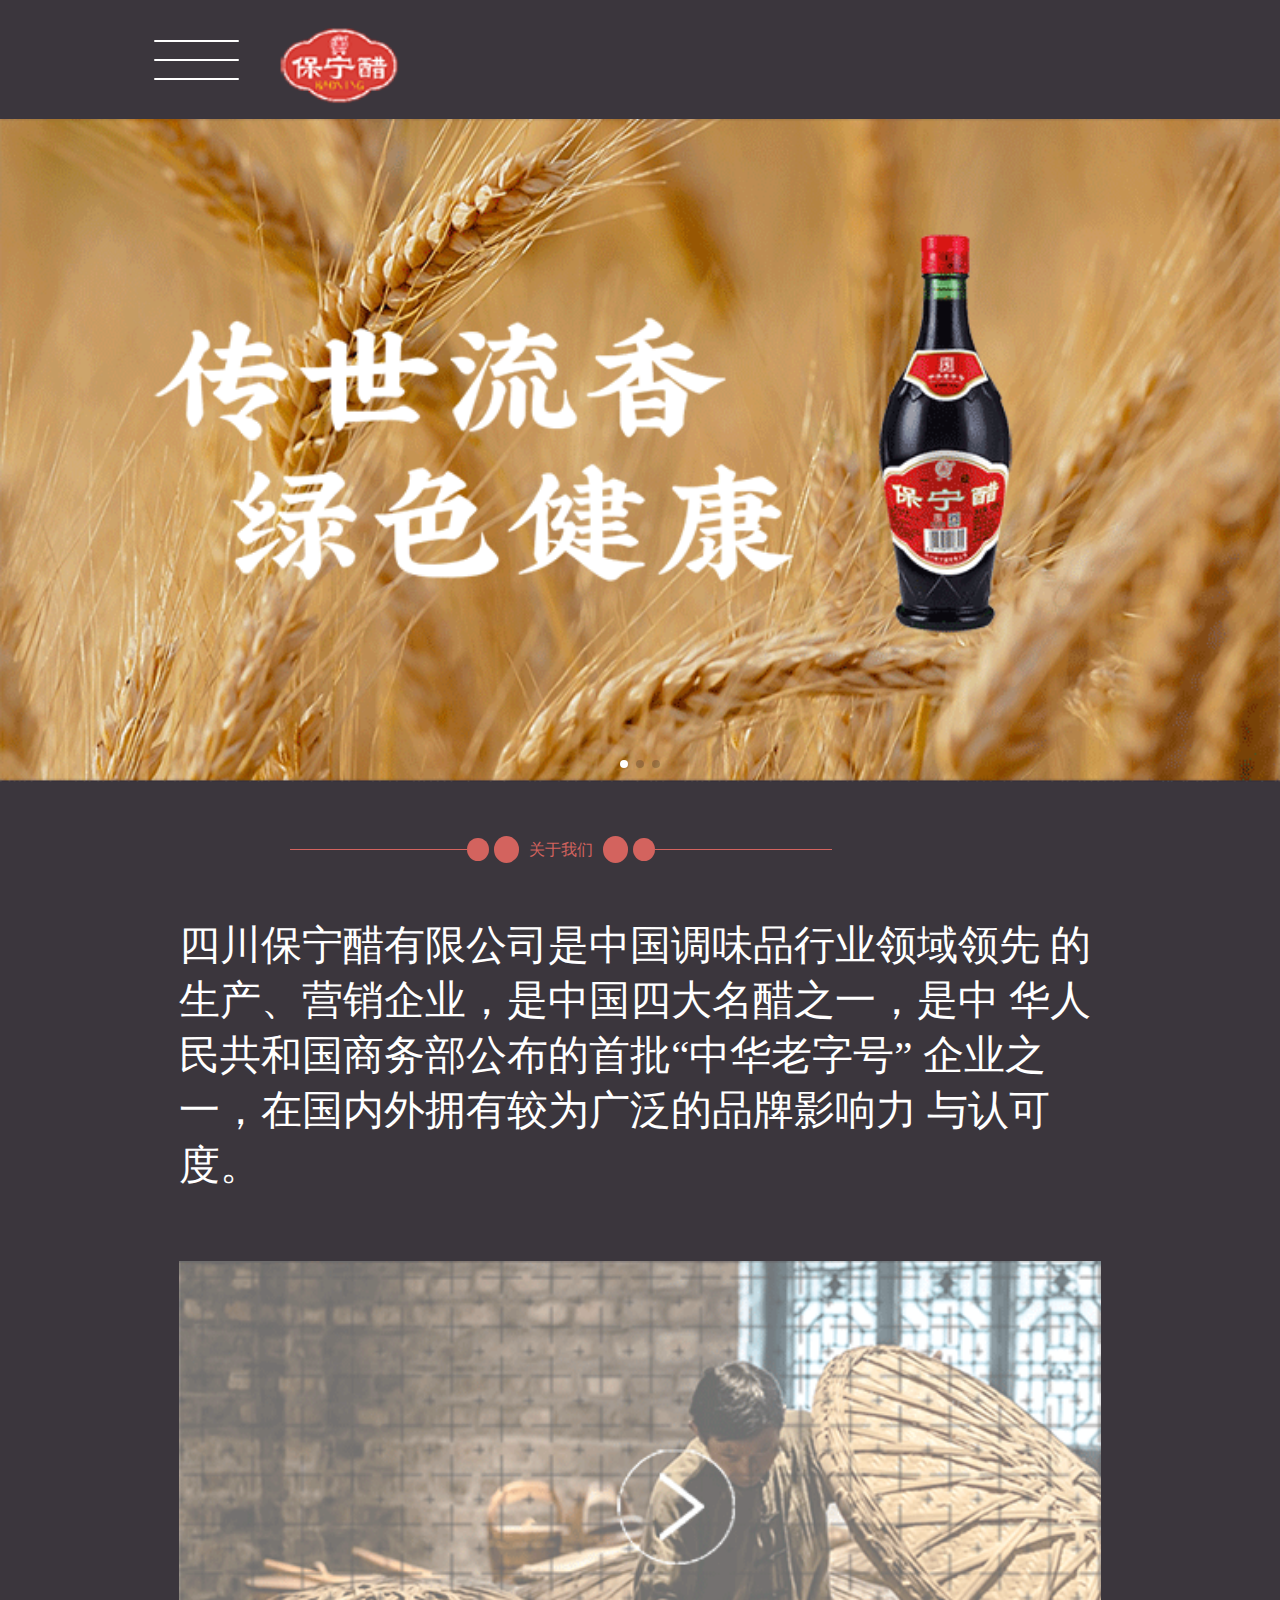
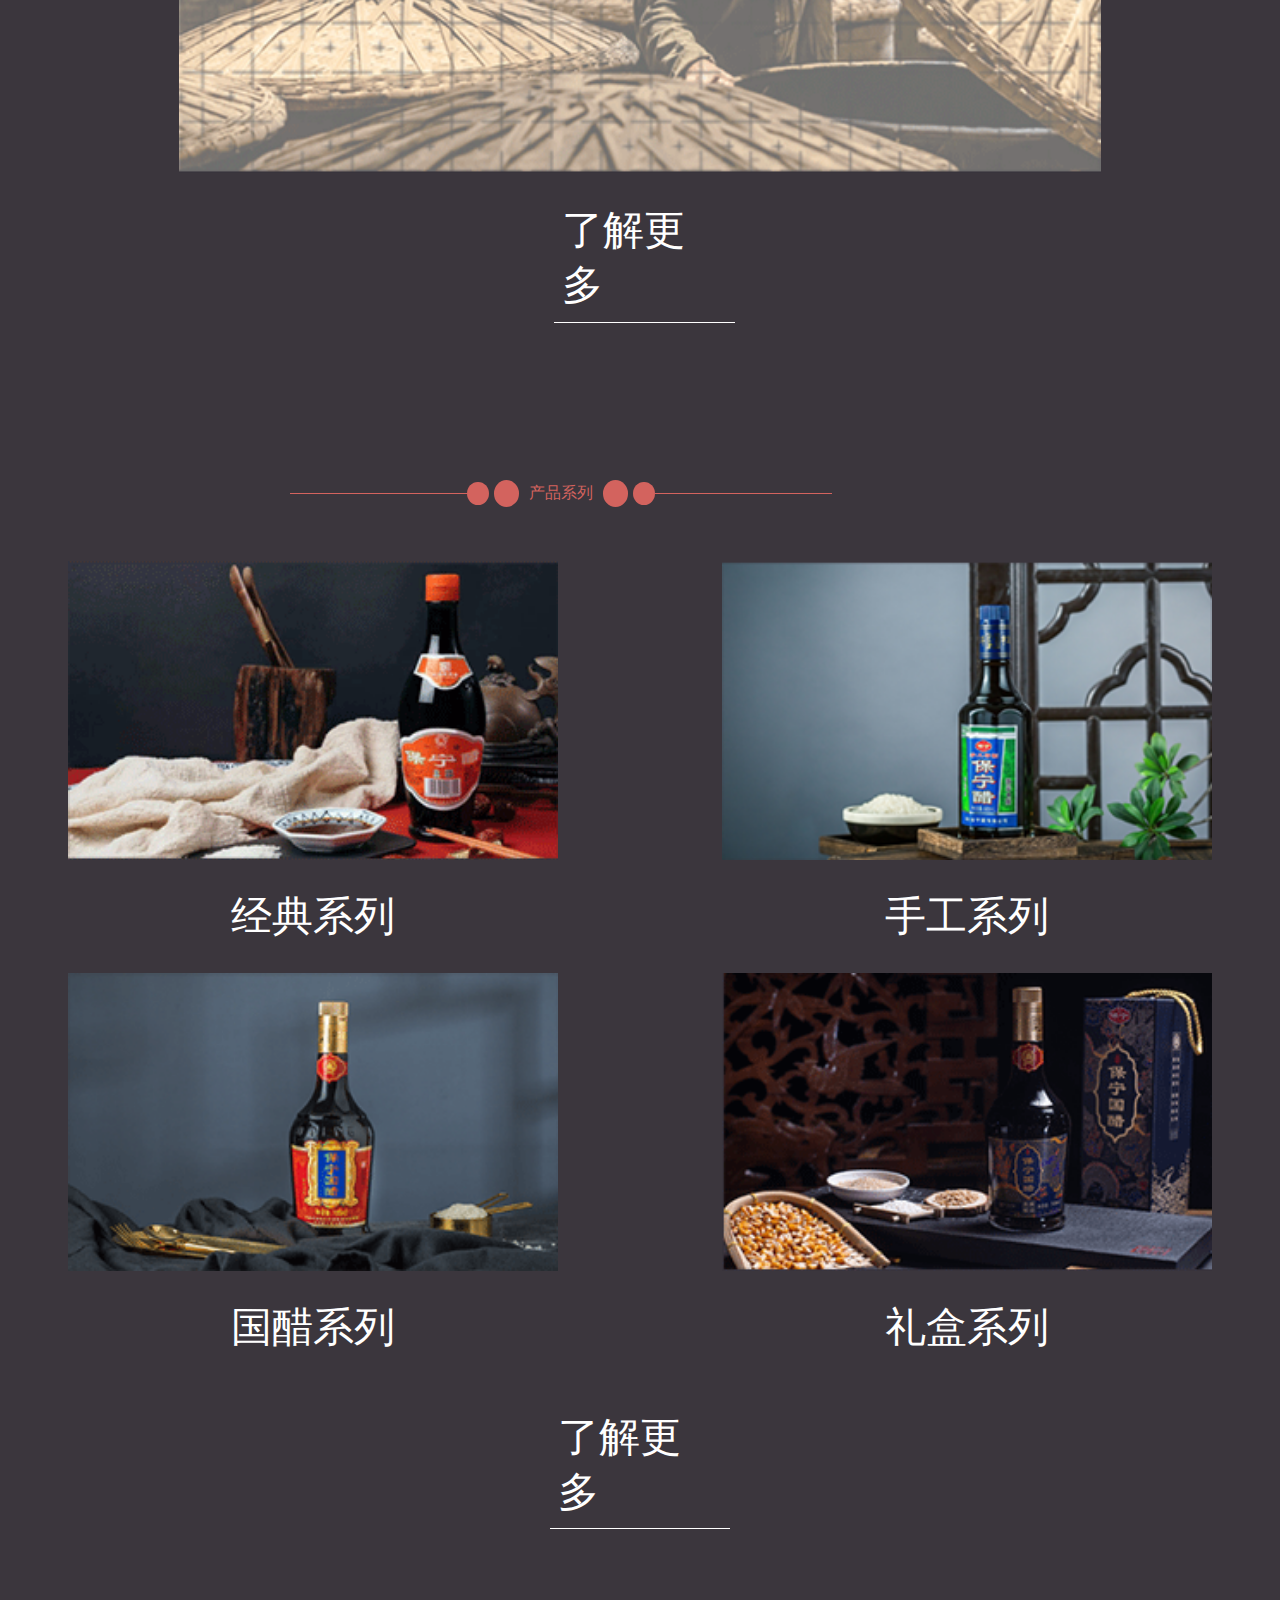
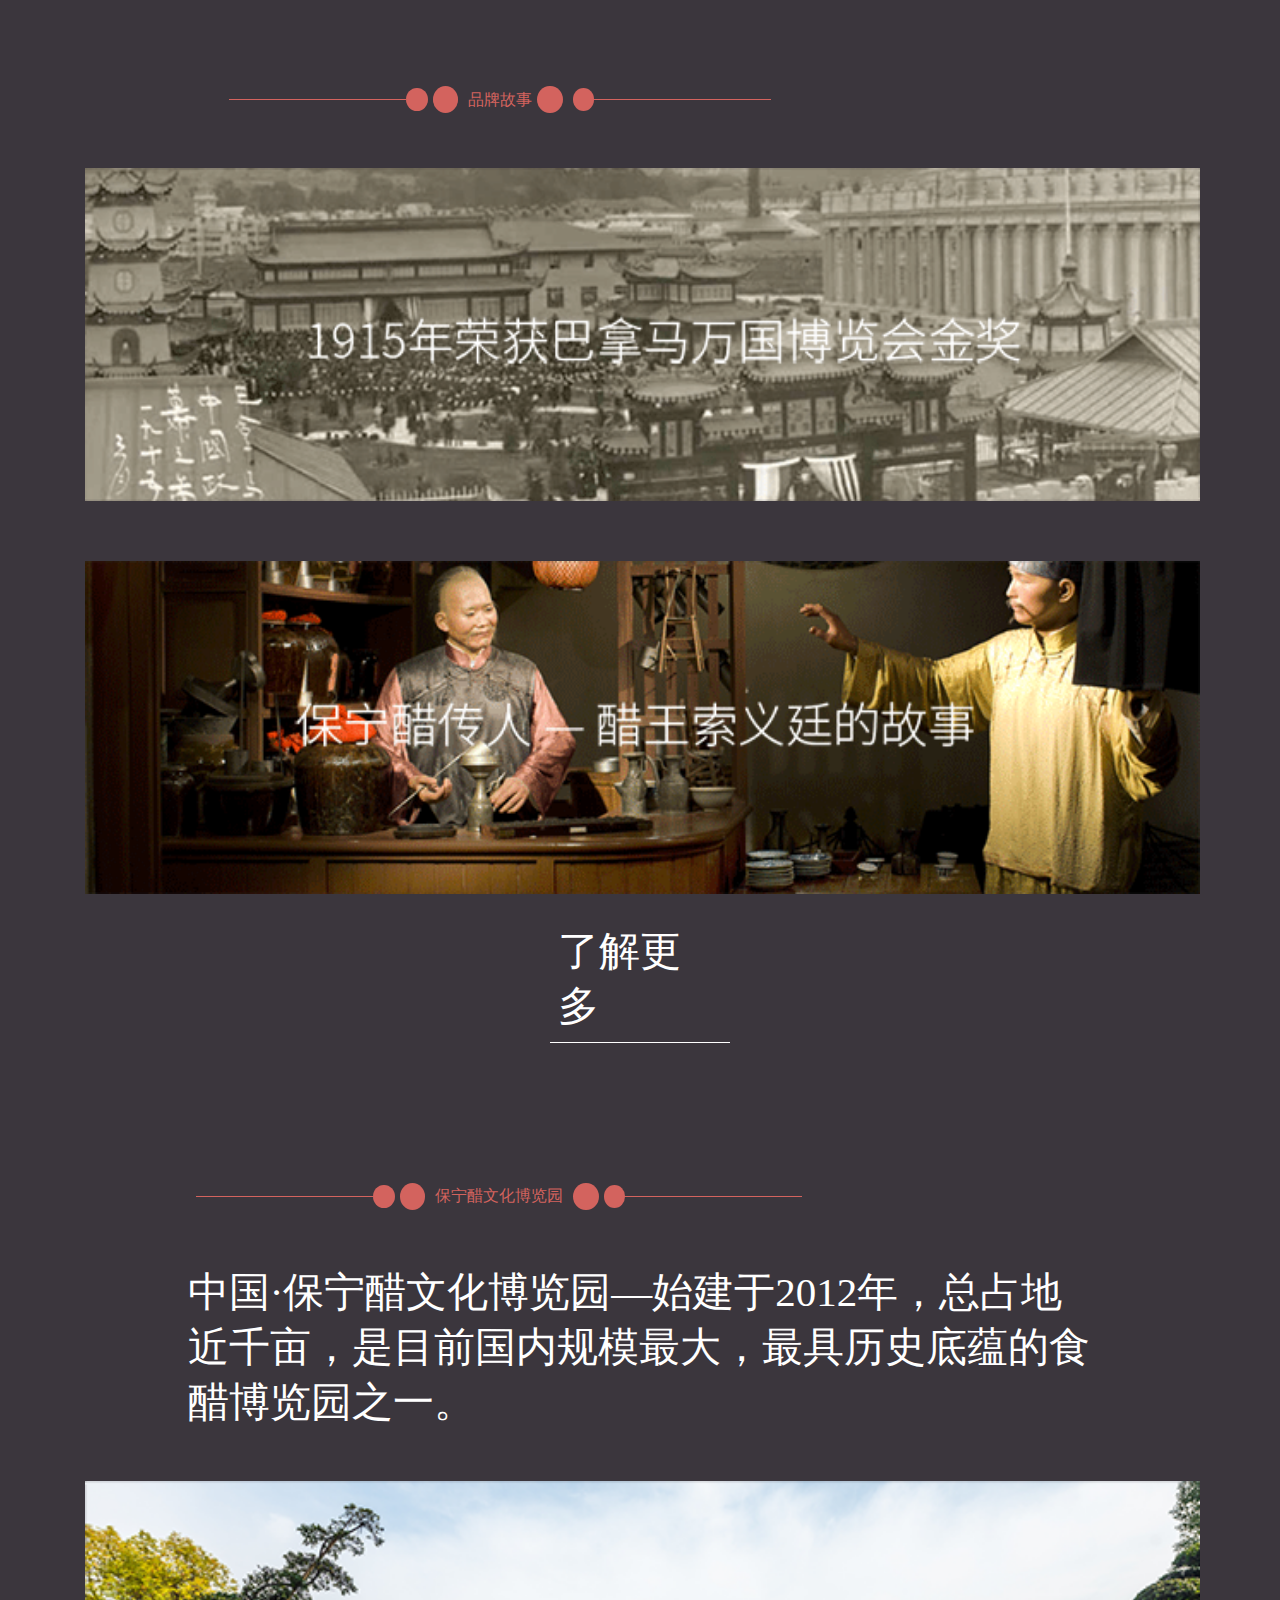
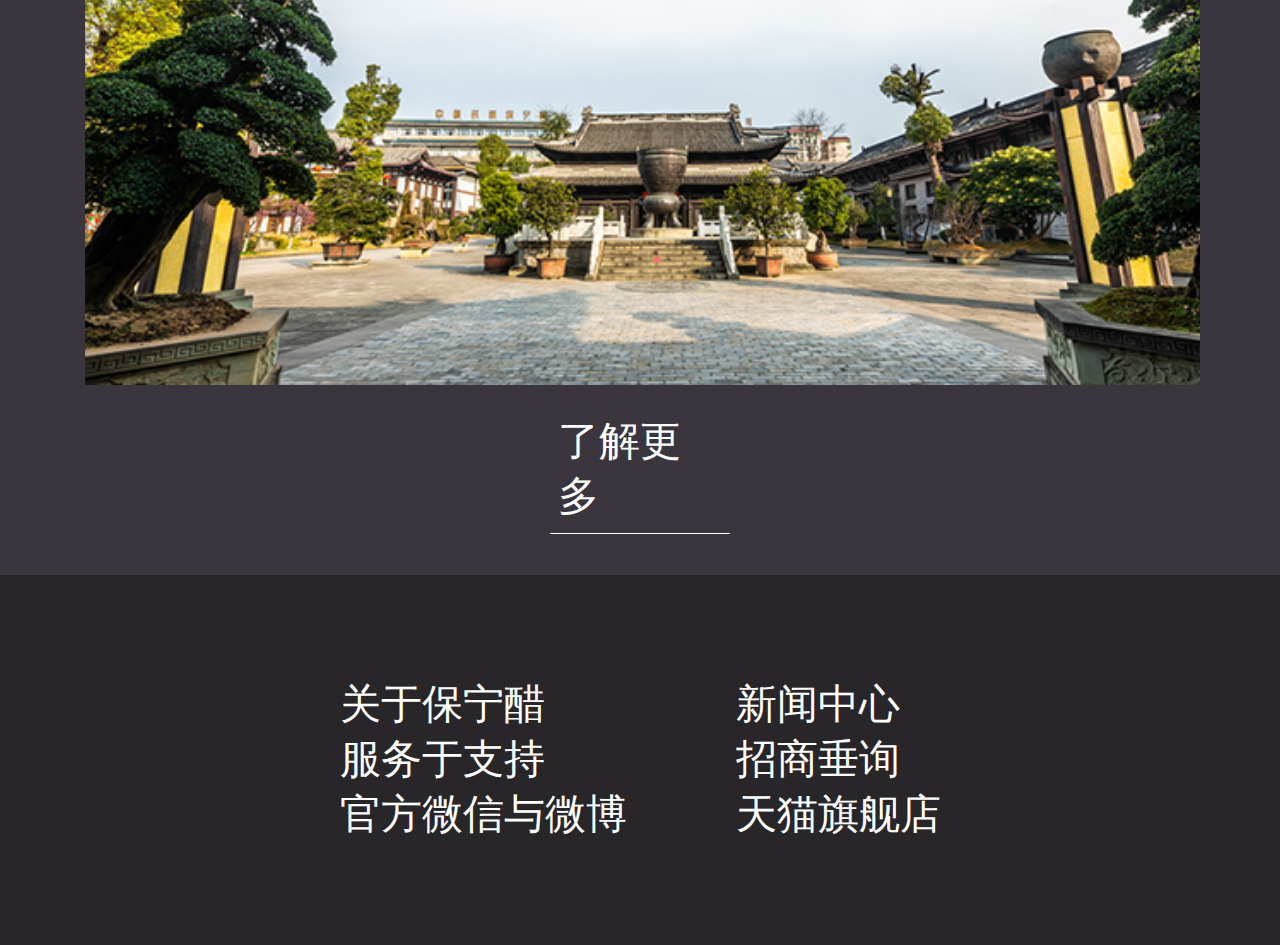
<file: pages/index.html>
<!DOCTYPE html>
<html lang="en">
    <head>
        <meta charset="utf-8" />
        <title>主页</title>
        <meta
            name="viewport"
            content="width=device-width, initial-scale=1, minimum-scale=1, maximum-scale=1"
        />

        <!-- Link swipes CSS -->
        <link rel="stylesheet" href="../plugins/swiper-master/package/swiper-bundle.min.css" />
        <link rel="stylesheet" href="../css/index.css" />
        <link rel="stylesheet" href="../css/common.css">
        
    </head>

    <body>
        <header class="header">
            <div class="btn">
                <span></span>
                <span></span>
                <span></span>
            </div>
            <div class="logo">
                <img src="../images/index/logo.png" alt="" />
            </div>
        </header>
        <!-- 导航栏 -->
        <div class="nav">
            <div class="close">×</div>
            <ul>
                <li><a href="../pages/index.html">首页</li>
                <li><a href="../pages/product.html">保宁产品</a></li>
                <li><a href="../pages/inherit.html">非遗传承</a></li>
                <li><a href="#">国醋保宁</a></li>
                <li><a href="../pages/park.html">保宁醋文化博览园</a></li>
                <li><a href="../pages/contact.html">联系我们</a></li>
            </ul>
        </div>
        <!-- 轮播图 -->
        <div class="swiper-container">
            <div class="swiper-wrapper">
                <div class="swiper-slide">
                    <img src="../images/index/swipe.gif" alt="" />
                </div>
                <div class="swiper-slide">
                    <img src="../images/index/swipe.gif" alt="" />
                </div>
                <div class="swiper-slide">
                    <img src="../images/index/swipe.gif" alt="" />
                </div>
            </div>
            <!-- Add Pagination -->
            <div class="swiper-pagination"></div>
        </div>

        <!-- 关于我们 -->
        <div class="about">
            <div class="about-title">
                <div class="left-line">
                    <div class="line"></div>
                    <div class="circle"></div>
                    <div class="circle-big"></div>
                </div>
                <div>关于我们</div>
                <div class="right-line">
                    <div class="circle-big"></div>
                    <div class="circle"></div>
                    <div class="line"></div>                    
                </div>
            </div>
            <div class="about-text">
                <p>
                    四川保宁醋有限公司是中国调味品行业领域领先
                    的生产、营销企业，是中国四大名醋之一，是中
                    华人民共和国商务部公布的首批“中华老字号”
                    企业之一，在国内外拥有较为广泛的品牌影响力
                    与认可度。
                </p>
            </div>
             <div class="about-pic">
                 <img src="../images/index/about.jpg" alt="">
             </div>
             <div class="learn-more">
                 <a href="#">了解更多</a>
             </div>
        </div>
        <!-- 产品系列 -->
        <div class="product">
            <div class="about-title">
                <div class="left-line">
                    <div class="line"></div>
                    <div class="circle"></div>
                    <div class="circle-big"></div>
                </div>
                <div>产品系列</div>
                <div class="right-line">
                    <div class="circle-big"></div>
                    <div class="circle"></div>
                    <div class="line"></div>                    
                </div>
            </div>

            <div class="product-pic-box">
                <div class="pic-box">
                    <img src="../images/index/pro.jpg" alt="">
                    <span>经典系列</span>
                </div>
                <div class="pic-box">
                    <img src="../images/index/pro2.png" alt="">
                    <span>手工系列</span>
                </div>
                <div class="pic-box">
                    <img src="../images/index/pro3.jpg" alt="">
                    <span>国醋系列</span>
                </div>
                <div class="pic-box">
                    <img src="../images/index/pro4.jpg" alt="">
                    <span>礼盒系列</span>
                </div>
            </div>
            <div class="learn-more">
                <a href="#">了解更多</a>
            </div>
        </div>

        <!-- 品牌故事 -->
        <div class="story">
            <div class="about-title">
                <div class="left-line">
                    <div class="line"></div>
                    <div class="circle"></div>
                    <div class="circle-big"></div>
                </div>
                <div>品牌故事</div>
                <div class="right-line">
                    <div class="circle-big"></div>
                    <div class="circle"></div>
                    <div class="line"></div>                    
                </div>
            </div>
            <div class="story-pic">
                <img src="../images/index/story1.jpg" alt="">
                <img src="../images/index/story.jpg" alt="">
            </div>
            <div class="learn-more">
                <a href="#">了解更多</a>
            </div>
        </div>



        <!-- 文化博览园 -->
        <div class="culture">
            <div class="about-title">
                <div class="left-line">
                    <div class="line"></div>
                    <div class="circle"></div>
                    <div class="circle-big"></div>
                </div>
                <div>保宁醋文化博览园</div>
                <div class="right-line">
                    <div class="circle-big"></div>
                    <div class="circle"></div>
                    <div class="line"></div>                    
                </div>
            </div>
            <div class="culture-text">
                <p>
                    中国·保宁醋文化博览园—始建于2012年，总占地近千亩，是目前国内规模最大，最具历史底蕴的食醋博览园之一。
                </p>
            </div>
            <div class="culture-pic">
                <img src="../images/index/culture.png" alt="">
            </div>
            <div class="learn-more">
                <a href="#">了解更多</a>
            </div>
        </div>

        <footer class="footer">
            <ul>
                <li>
                    <a href="#">关于保宁醋</a>
                </li>
                <li>
                    <a href="#">服务于支持</a>
                </li>
                <li>
                    <a href="#">官方微信与微博</a>
                </li>
            </ul>
            <ul>
                <li>
                    <a href="#">新闻中心</a>
                </li>
                <li>
                    <a href="#">招商垂询</a>
                </li>
                <li>
                    <a href="#">天猫旗舰店</a>
                </li>
            </ul>
        </footer>









        <!-- Swiper JS -->
        <script src="../plugins/jquery-3.5.1/jquery-3.5.1.js"></script>
        <script src="../js/index.js"></script>
        <script src="../plugins/swiper-master/package/swiper-bundle.min.js"></script>

        <!-- Initialize Swiper -->
        <script>
            var swiper = new Swiper('.swiper-container', {
                pagination: {
                    el: '.swiper-pagination',
                },
                loop: true,
                autoplay: true,
            })
        </script>
    </body>
</html>
</file>
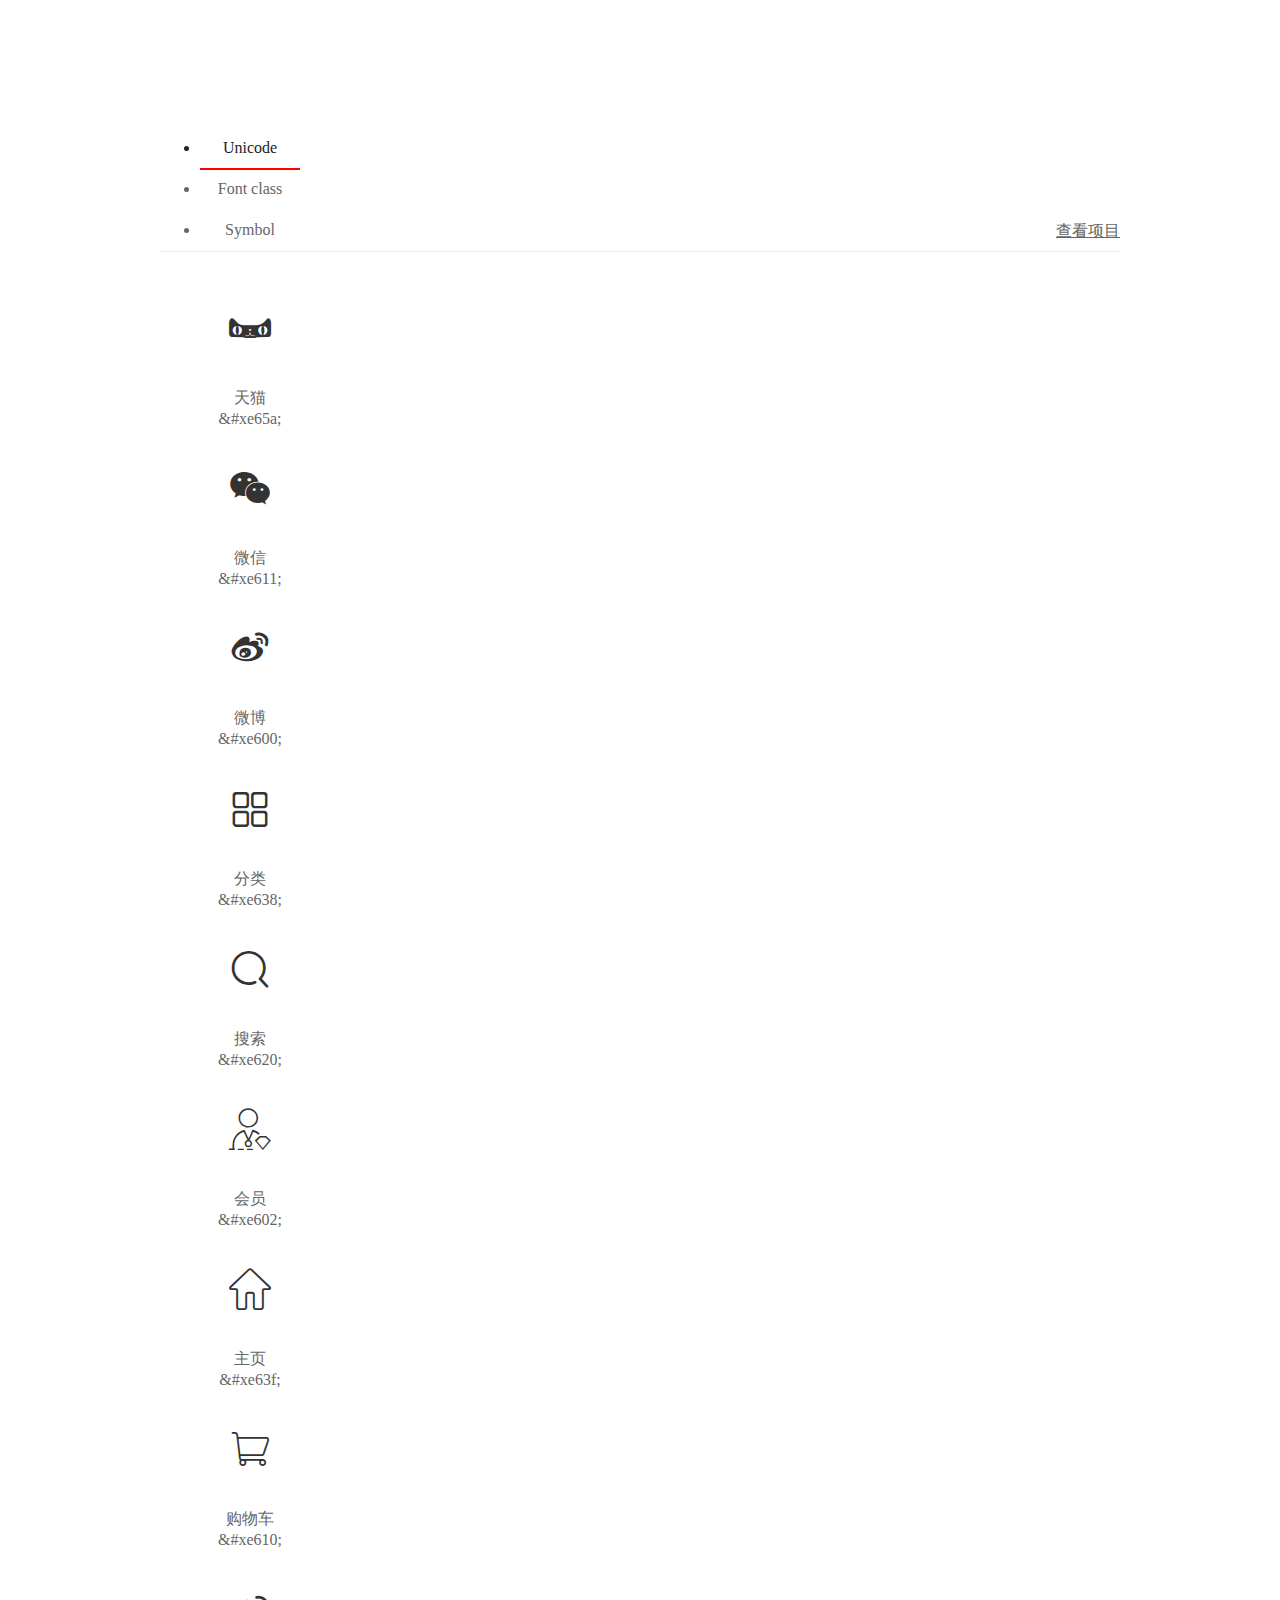
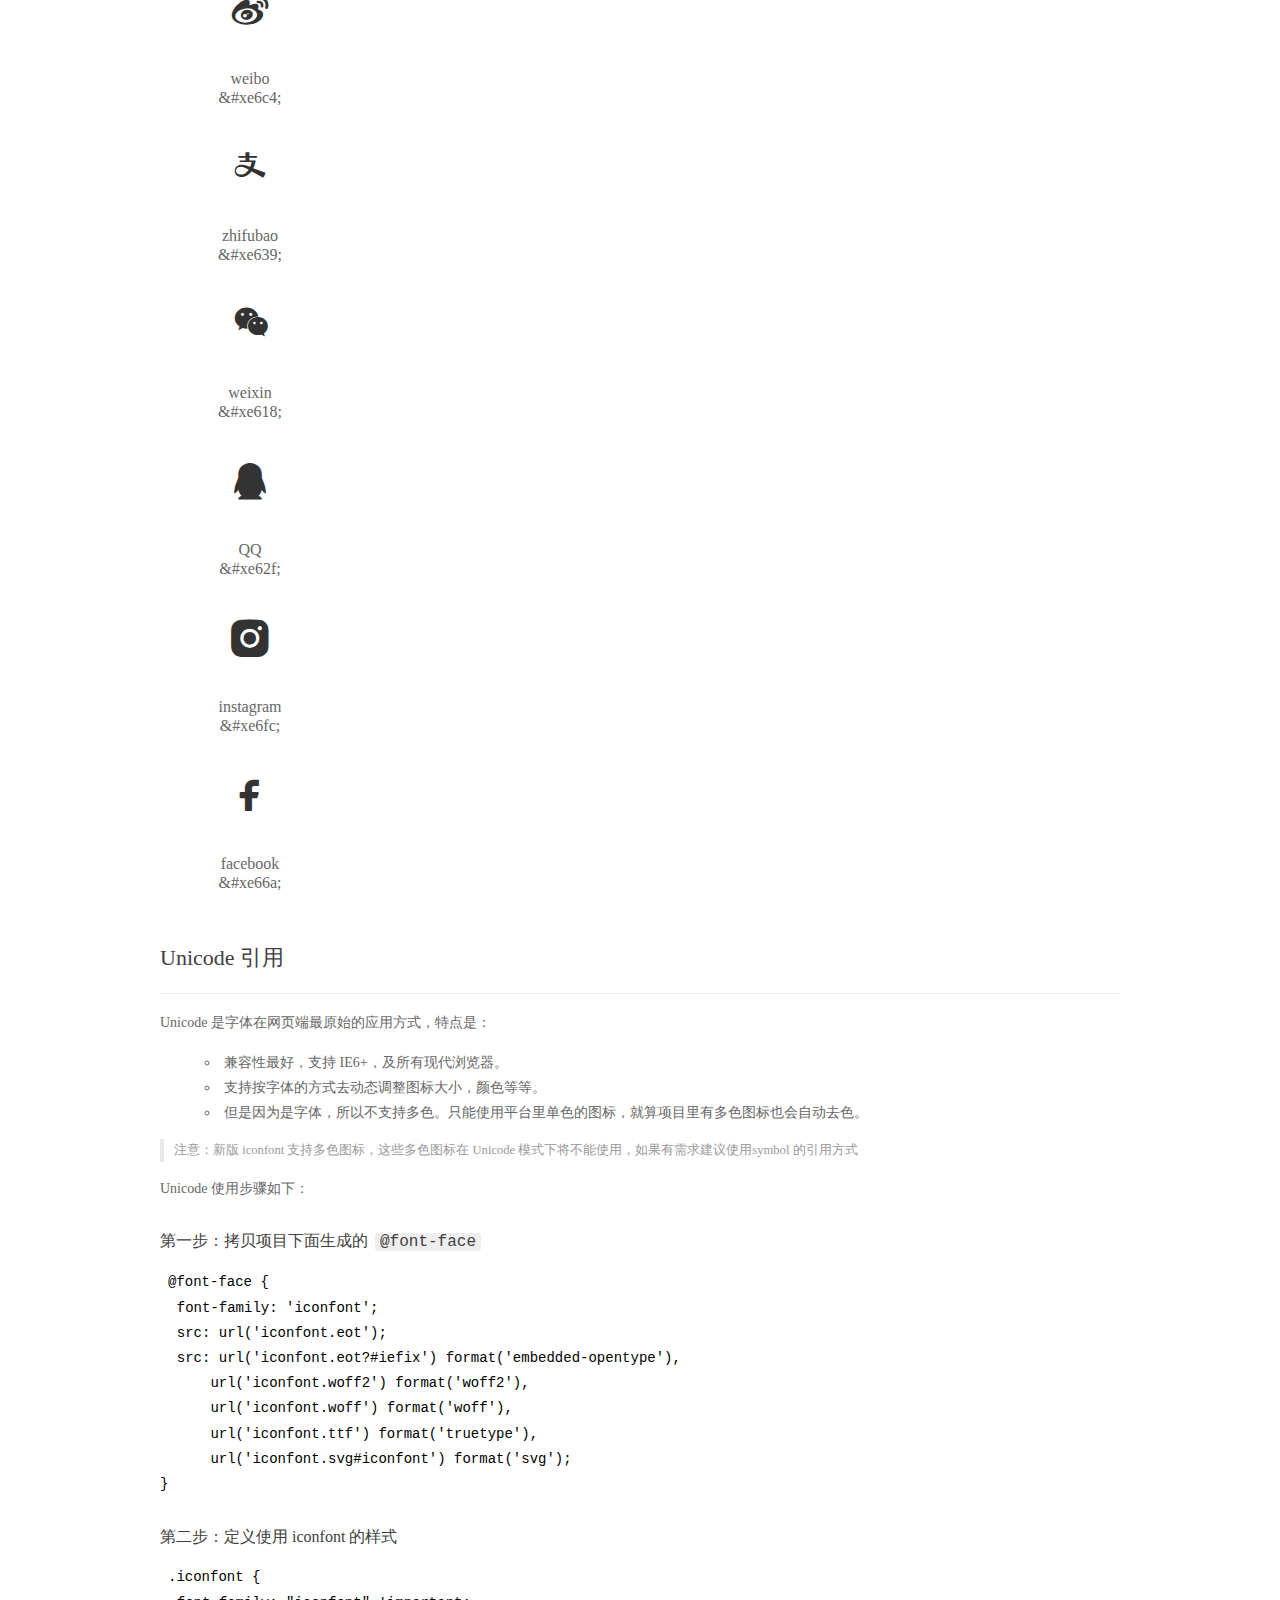
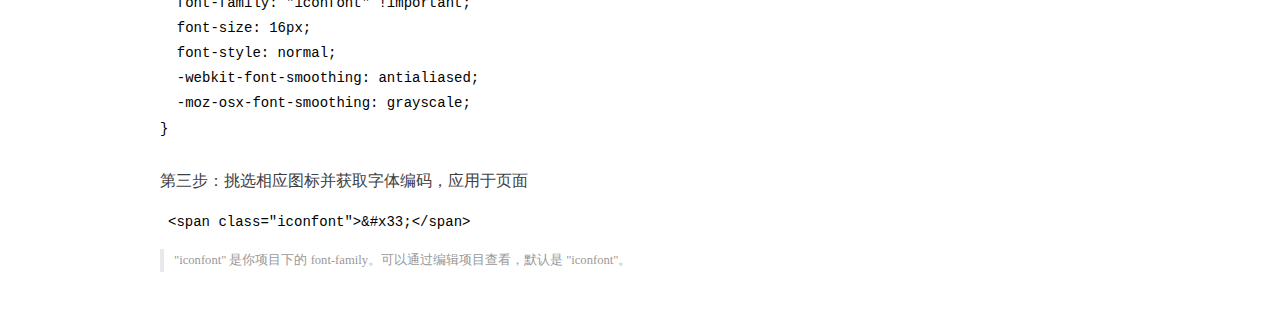
<file: fonts/demo_index.html>
<!DOCTYPE html>
<html>
<head>
  <meta charset="utf-8"/>
  <title>IconFont Demo</title>
  <link rel="shortcut icon" href="https://img.alicdn.com/tps/i4/TB1_oz6GVXXXXaFXpXXJDFnIXXX-64-64.ico" type="image/x-icon"/>
  <link rel="stylesheet" href="https://g.alicdn.com/thx/cube/1.3.2/cube.min.css">
  <link rel="stylesheet" href="demo.css">
  <link rel="stylesheet" href="iconfont.css">
  <script src="iconfont.js"></script>
  <!-- jQuery -->
  <script src="https://a1.alicdn.com/oss/uploads/2018/12/26/7bfddb60-08e8-11e9-9b04-53e73bb6408b.js"></script>
  <!-- 代码高亮 -->
  <script src="https://a1.alicdn.com/oss/uploads/2018/12/26/a3f714d0-08e6-11e9-8a15-ebf944d7534c.js"></script>
</head>
<body>
  <div class="main">
    <h1 class="logo"><a href="https://www.iconfont.cn/" title="iconfont 首页" target="_blank">&#xe86b;</a></h1>
    <div class="nav-tabs">
      <ul id="tabs" class="dib-box">
        <li class="dib active"><span>Unicode</span></li>
        <li class="dib"><span>Font class</span></li>
        <li class="dib"><span>Symbol</span></li>
      </ul>
      
      <a href="https://www.iconfont.cn/manage/index?manage_type=myprojects&projectId=2008207" target="_blank" class="nav-more">查看项目</a>
      
    </div>
    <div class="tab-container">
      <div class="content unicode" style="display: block;">
          <ul class="icon_lists dib-box">
          
            <li class="dib">
              <span class="icon iconfont">&#xe65a;</span>
                <div class="name">天猫</div>
                <div class="code-name">&amp;#xe65a;</div>
              </li>
          
            <li class="dib">
              <span class="icon iconfont">&#xe611;</span>
                <div class="name">微信</div>
                <div class="code-name">&amp;#xe611;</div>
              </li>
          
            <li class="dib">
              <span class="icon iconfont">&#xe600;</span>
                <div class="name">微博</div>
                <div class="code-name">&amp;#xe600;</div>
              </li>
          
            <li class="dib">
              <span class="icon iconfont">&#xe638;</span>
                <div class="name">分类</div>
                <div class="code-name">&amp;#xe638;</div>
              </li>
          
            <li class="dib">
              <span class="icon iconfont">&#xe620;</span>
                <div class="name">搜索</div>
                <div class="code-name">&amp;#xe620;</div>
              </li>
          
            <li class="dib">
              <span class="icon iconfont">&#xe602;</span>
                <div class="name">会员</div>
                <div class="code-name">&amp;#xe602;</div>
              </li>
          
            <li class="dib">
              <span class="icon iconfont">&#xe63f;</span>
                <div class="name">主页</div>
                <div class="code-name">&amp;#xe63f;</div>
              </li>
          
            <li class="dib">
              <span class="icon iconfont">&#xe610;</span>
                <div class="name">购物车</div>
                <div class="code-name">&amp;#xe610;</div>
              </li>
          
            <li class="dib">
              <span class="icon iconfont">&#xe6c4;</span>
                <div class="name">weibo</div>
                <div class="code-name">&amp;#xe6c4;</div>
              </li>
          
            <li class="dib">
              <span class="icon iconfont">&#xe639;</span>
                <div class="name">zhifubao</div>
                <div class="code-name">&amp;#xe639;</div>
              </li>
          
            <li class="dib">
              <span class="icon iconfont">&#xe618;</span>
                <div class="name">weixin</div>
                <div class="code-name">&amp;#xe618;</div>
              </li>
          
            <li class="dib">
              <span class="icon iconfont">&#xe62f;</span>
                <div class="name">QQ</div>
                <div class="code-name">&amp;#xe62f;</div>
              </li>
          
            <li class="dib">
              <span class="icon iconfont">&#xe6fc;</span>
                <div class="name">instagram</div>
                <div class="code-name">&amp;#xe6fc;</div>
              </li>
          
            <li class="dib">
              <span class="icon iconfont">&#xe66a;</span>
                <div class="name">facebook</div>
                <div class="code-name">&amp;#xe66a;</div>
              </li>
          
          </ul>
          <div class="article markdown">
          <h2 id="unicode-">Unicode 引用</h2>
          <hr>

          <p>Unicode 是字体在网页端最原始的应用方式，特点是：</p>
          <ul>
            <li>兼容性最好，支持 IE6+，及所有现代浏览器。</li>
            <li>支持按字体的方式去动态调整图标大小，颜色等等。</li>
            <li>但是因为是字体，所以不支持多色。只能使用平台里单色的图标，就算项目里有多色图标也会自动去色。</li>
          </ul>
          <blockquote>
            <p>注意：新版 iconfont 支持多色图标，这些多色图标在 Unicode 模式下将不能使用，如果有需求建议使用symbol 的引用方式</p>
          </blockquote>
          <p>Unicode 使用步骤如下：</p>
          <h3 id="-font-face">第一步：拷贝项目下面生成的 <code>@font-face</code></h3>
<pre><code class="language-css"
>@font-face {
  font-family: 'iconfont';
  src: url('iconfont.eot');
  src: url('iconfont.eot?#iefix') format('embedded-opentype'),
      url('iconfont.woff2') format('woff2'),
      url('iconfont.woff') format('woff'),
      url('iconfont.ttf') format('truetype'),
      url('iconfont.svg#iconfont') format('svg');
}
</code></pre>
          <h3 id="-iconfont-">第二步：定义使用 iconfont 的样式</h3>
<pre><code class="language-css"
>.iconfont {
  font-family: "iconfont" !important;
  font-size: 16px;
  font-style: normal;
  -webkit-font-smoothing: antialiased;
  -moz-osx-font-smoothing: grayscale;
}
</code></pre>
          <h3 id="-">第三步：挑选相应图标并获取字体编码，应用于页面</h3>
<pre>
<code class="language-html"
>&lt;span class="iconfont"&gt;&amp;#x33;&lt;/span&gt;
</code></pre>
          <blockquote>
            <p>"iconfont" 是你项目下的 font-family。可以通过编辑项目查看，默认是 "iconfont"。</p>
          </blockquote>
          </div>
      </div>
      <div class="content font-class">
        <ul class="icon_lists dib-box">
          
          <li class="dib">
            <span class="icon iconfont icon-tianmao"></span>
            <div class="name">
              天猫
            </div>
            <div class="code-name">.icon-tianmao
            </div>
          </li>
          
          <li class="dib">
            <span class="icon iconfont icon-weixin1"></span>
            <div class="name">
              微信
            </div>
            <div class="code-name">.icon-weixin1
            </div>
          </li>
          
          <li class="dib">
            <span class="icon iconfont icon-weibo1"></span>
            <div class="name">
              微博
            </div>
            <div class="code-name">.icon-weibo1
            </div>
          </li>
          
          <li class="dib">
            <span class="icon iconfont icon-fenlei"></span>
            <div class="name">
              分类
            </div>
            <div class="code-name">.icon-fenlei
            </div>
          </li>
          
          <li class="dib">
            <span class="icon iconfont icon-sousuo"></span>
            <div class="name">
              搜索
            </div>
            <div class="code-name">.icon-sousuo
            </div>
          </li>
          
          <li class="dib">
            <span class="icon iconfont icon-huiyuan"></span>
            <div class="name">
              会员
            </div>
            <div class="code-name">.icon-huiyuan
            </div>
          </li>
          
          <li class="dib">
            <span class="icon iconfont icon-zhuye"></span>
            <div class="name">
              主页
            </div>
            <div class="code-name">.icon-zhuye
            </div>
          </li>
          
          <li class="dib">
            <span class="icon iconfont icon-gouwuchezhengpin"></span>
            <div class="name">
              购物车
            </div>
            <div class="code-name">.icon-gouwuchezhengpin
            </div>
          </li>
          
          <li class="dib">
            <span class="icon iconfont icon-weibo"></span>
            <div class="name">
              weibo
            </div>
            <div class="code-name">.icon-weibo
            </div>
          </li>
          
          <li class="dib">
            <span class="icon iconfont icon-iconfonticons"></span>
            <div class="name">
              zhifubao
            </div>
            <div class="code-name">.icon-iconfonticons
            </div>
          </li>
          
          <li class="dib">
            <span class="icon iconfont icon-weixin"></span>
            <div class="name">
              weixin
            </div>
            <div class="code-name">.icon-weixin
            </div>
          </li>
          
          <li class="dib">
            <span class="icon iconfont icon-QQ"></span>
            <div class="name">
              QQ
            </div>
            <div class="code-name">.icon-QQ
            </div>
          </li>
          
          <li class="dib">
            <span class="icon iconfont icon-instagram"></span>
            <div class="name">
              instagram
            </div>
            <div class="code-name">.icon-instagram
            </div>
          </li>
          
          <li class="dib">
            <span class="icon iconfont icon-facebook"></span>
            <div class="name">
              facebook
            </div>
            <div class="code-name">.icon-facebook
            </div>
          </li>
          
        </ul>
        <div class="article markdown">
        <h2 id="font-class-">font-class 引用</h2>
        <hr>

        <p>font-class 是 Unicode 使用方式的一种变种，主要是解决 Unicode 书写不直观，语意不明确的问题。</p>
        <p>与 Unicode 使用方式相比，具有如下特点：</p>
        <ul>
          <li>兼容性良好，支持 IE8+，及所有现代浏览器。</li>
          <li>相比于 Unicode 语意明确，书写更直观。可以很容易分辨这个 icon 是什么。</li>
          <li>因为使用 class 来定义图标，所以当要替换图标时，只需要修改 class 里面的 Unicode 引用。</li>
          <li>不过因为本质上还是使用的字体，所以多色图标还是不支持的。</li>
        </ul>
        <p>使用步骤如下：</p>
        <h3 id="-fontclass-">第一步：引入项目下面生成的 fontclass 代码：</h3>
<pre><code class="language-html">&lt;link rel="stylesheet" href="./iconfont.css"&gt;
</code></pre>
        <h3 id="-">第二步：挑选相应图标并获取类名，应用于页面：</h3>
<pre><code class="language-html">&lt;span class="iconfont icon-xxx"&gt;&lt;/span&gt;
</code></pre>
        <blockquote>
          <p>"
            iconfont" 是你项目下的 font-family。可以通过编辑项目查看，默认是 "iconfont"。</p>
        </blockquote>
      </div>
      </div>
      <div class="content symbol">
          <ul class="icon_lists dib-box">
          
            <li class="dib">
                <svg class="icon svg-icon" aria-hidden="true">
                  <use xlink:href="#icon-tianmao"></use>
                </svg>
                <div class="name">天猫</div>
                <div class="code-name">#icon-tianmao</div>
            </li>
          
            <li class="dib">
                <svg class="icon svg-icon" aria-hidden="true">
                  <use xlink:href="#icon-weixin1"></use>
                </svg>
                <div class="name">微信</div>
                <div class="code-name">#icon-weixin1</div>
            </li>
          
            <li class="dib">
                <svg class="icon svg-icon" aria-hidden="true">
                  <use xlink:href="#icon-weibo1"></use>
                </svg>
                <div class="name">微博</div>
                <div class="code-name">#icon-weibo1</div>
            </li>
          
            <li class="dib">
                <svg class="icon svg-icon" aria-hidden="true">
                  <use xlink:href="#icon-fenlei"></use>
                </svg>
                <div class="name">分类</div>
                <div class="code-name">#icon-fenlei</div>
            </li>
          
            <li class="dib">
                <svg class="icon svg-icon" aria-hidden="true">
                  <use xlink:href="#icon-sousuo"></use>
                </svg>
                <div class="name">搜索</div>
                <div class="code-name">#icon-sousuo</div>
            </li>
          
            <li class="dib">
                <svg class="icon svg-icon" aria-hidden="true">
                  <use xlink:href="#icon-huiyuan"></use>
                </svg>
                <div class="name">会员</div>
                <div class="code-name">#icon-huiyuan</div>
            </li>
          
            <li class="dib">
                <svg class="icon svg-icon" aria-hidden="true">
                  <use xlink:href="#icon-zhuye"></use>
                </svg>
                <div class="name">主页</div>
                <div class="code-name">#icon-zhuye</div>
            </li>
          
            <li class="dib">
                <svg class="icon svg-icon" aria-hidden="true">
                  <use xlink:href="#icon-gouwuchezhengpin"></use>
                </svg>
                <div class="name">购物车</div>
                <div class="code-name">#icon-gouwuchezhengpin</div>
            </li>
          
            <li class="dib">
                <svg class="icon svg-icon" aria-hidden="true">
                  <use xlink:href="#icon-weibo"></use>
                </svg>
                <div class="name">weibo</div>
                <div class="code-name">#icon-weibo</div>
            </li>
          
            <li class="dib">
                <svg class="icon svg-icon" aria-hidden="true">
                  <use xlink:href="#icon-iconfonticons"></use>
                </svg>
                <div class="name">zhifubao</div>
                <div class="code-name">#icon-iconfonticons</div>
            </li>
          
            <li class="dib">
                <svg class="icon svg-icon" aria-hidden="true">
                  <use xlink:href="#icon-weixin"></use>
                </svg>
                <div class="name">weixin</div>
                <div class="code-name">#icon-weixin</div>
            </li>
          
            <li class="dib">
                <svg class="icon svg-icon" aria-hidden="true">
                  <use xlink:href="#icon-QQ"></use>
                </svg>
                <div class="name">QQ</div>
                <div class="code-name">#icon-QQ</div>
            </li>
          
            <li class="dib">
                <svg class="icon svg-icon" aria-hidden="true">
                  <use xlink:href="#icon-instagram"></use>
                </svg>
                <div class="name">instagram</div>
                <div class="code-name">#icon-instagram</div>
            </li>
          
            <li class="dib">
                <svg class="icon svg-icon" aria-hidden="true">
                  <use xlink:href="#icon-facebook"></use>
                </svg>
                <div class="name">facebook</div>
                <div class="code-name">#icon-facebook</div>
            </li>
          
          </ul>
          <div class="article markdown">
          <h2 id="symbol-">Symbol 引用</h2>
          <hr>

          <p>这是一种全新的使用方式，应该说这才是未来的主流，也是平台目前推荐的用法。相关介绍可以参考这篇<a href="">文章</a>
            这种用法其实是做了一个 SVG 的集合，与另外两种相比具有如下特点：</p>
          <ul>
            <li>支持多色图标了，不再受单色限制。</li>
            <li>通过一些技巧，支持像字体那样，通过 <code>font-size</code>, <code>color</code> 来调整样式。</li>
            <li>兼容性较差，支持 IE9+，及现代浏览器。</li>
            <li>浏览器渲染 SVG 的性能一般，还不如 png。</li>
          </ul>
          <p>使用步骤如下：</p>
          <h3 id="-symbol-">第一步：引入项目下面生成的 symbol 代码：</h3>
<pre><code class="language-html">&lt;script src="./iconfont.js"&gt;&lt;/script&gt;
</code></pre>
          <h3 id="-css-">第二步：加入通用 CSS 代码（引入一次就行）：</h3>
<pre><code class="language-html">&lt;style&gt;
.icon {
  width: 1em;
  height: 1em;
  vertical-align: -0.15em;
  fill: currentColor;
  overflow: hidden;
}
&lt;/style&gt;
</code></pre>
          <h3 id="-">第三步：挑选相应图标并获取类名，应用于页面：</h3>
<pre><code class="language-html">&lt;svg class="icon" aria-hidden="true"&gt;
  &lt;use xlink:href="#icon-xxx"&gt;&lt;/use&gt;
&lt;/svg&gt;
</code></pre>
          </div>
      </div>

    </div>
  </div>
  <script>
  $(document).ready(function () {
      $('.tab-container .content:first').show()

      $('#tabs li').click(function (e) {
        var tabContent = $('.tab-container .content')
        var index = $(this).index()

        if ($(this).hasClass('active')) {
          return
        } else {
          $('#tabs li').removeClass('active')
          $(this).addClass('active')

          tabContent.hide().eq(index).fadeIn()
        }
      })
    })
  </script>
</body>
</html>
</file>
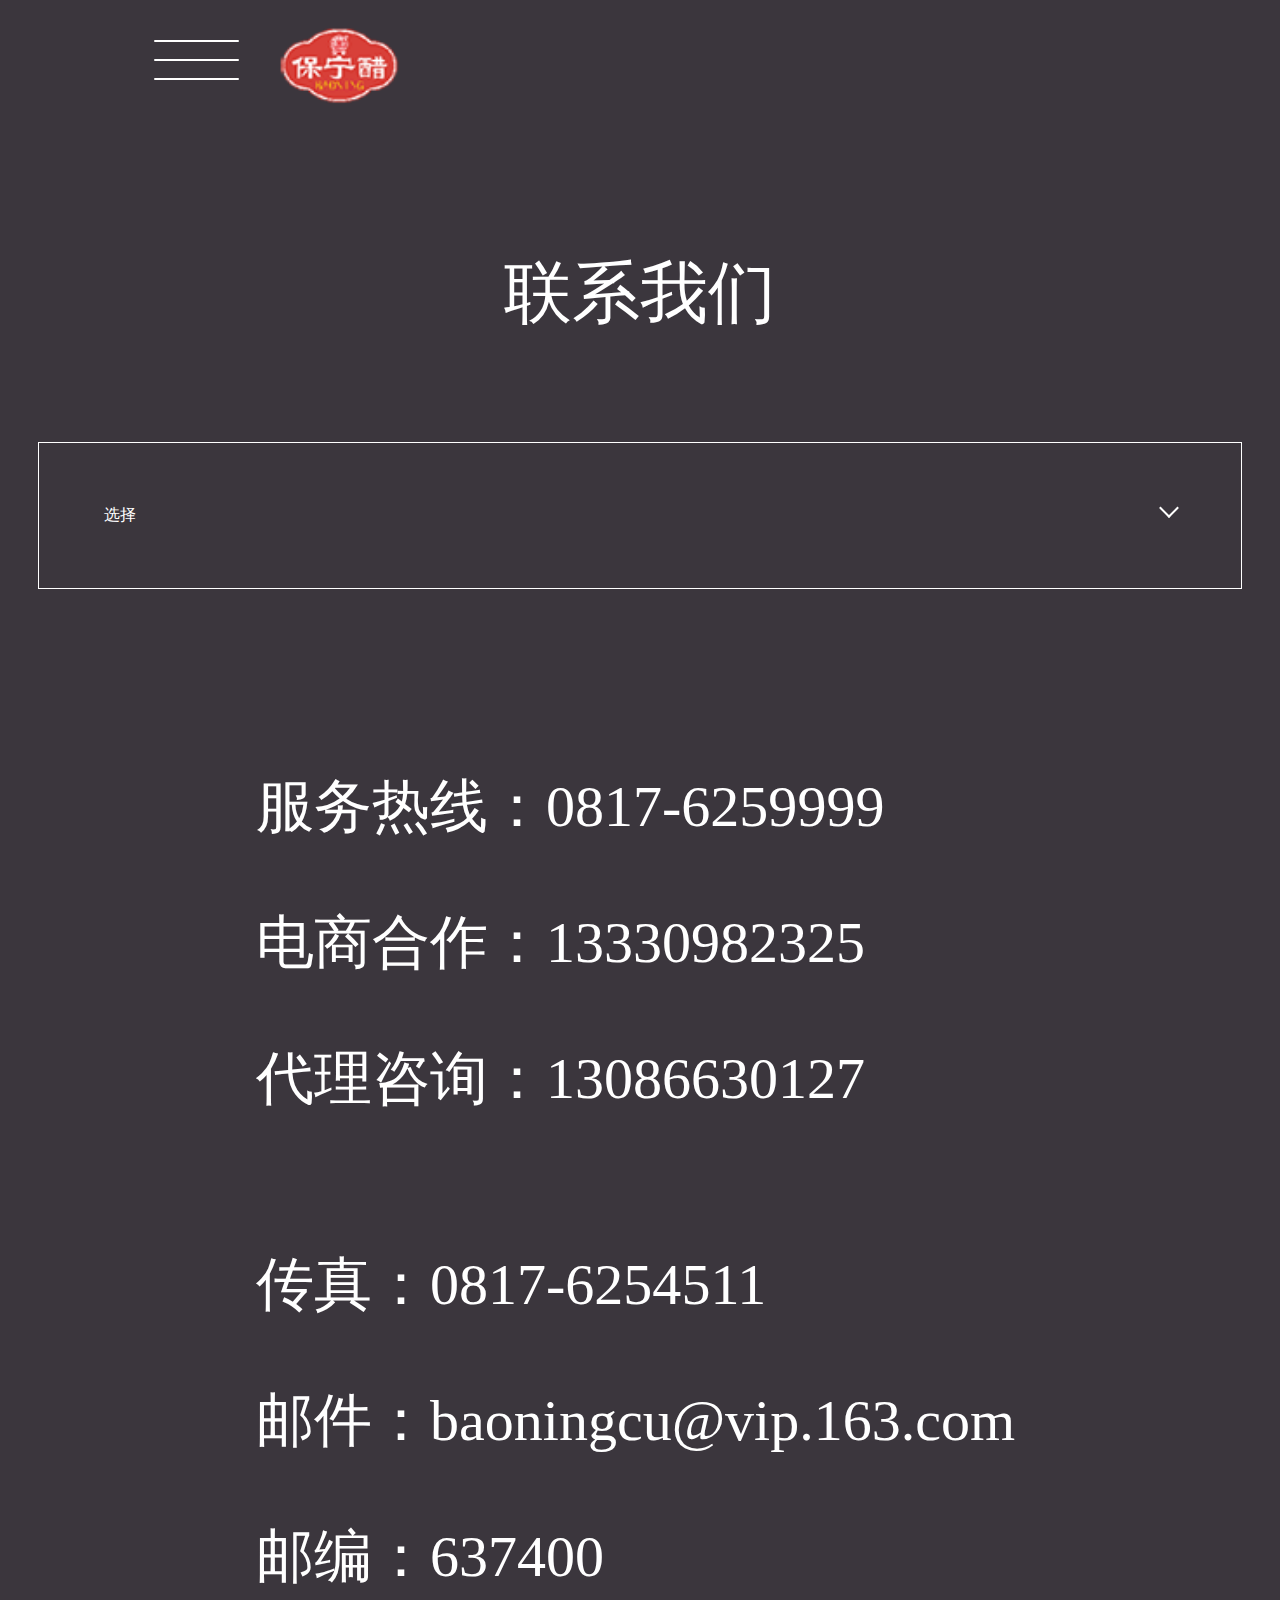
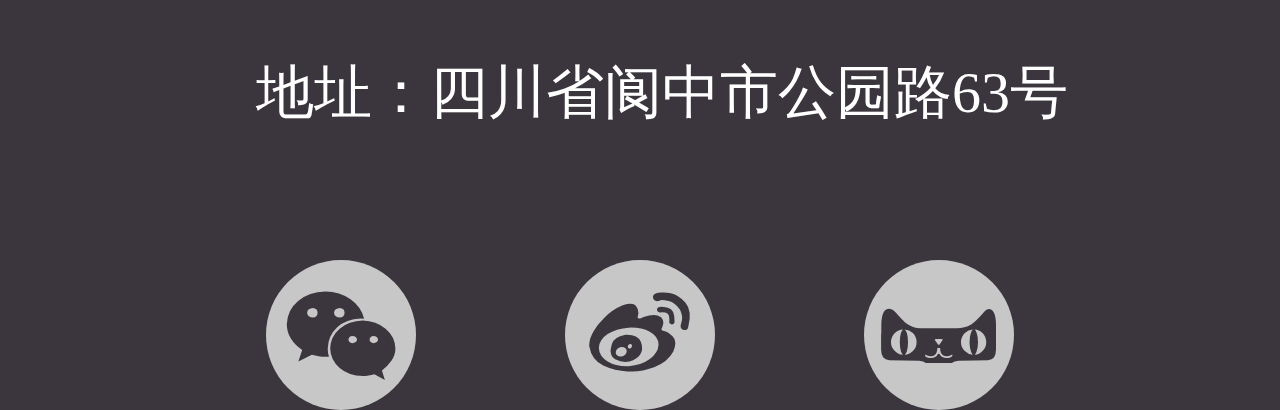
<file: pages/contact.html>
<!DOCTYPE html>
<html lang="en">
    <head>
        <meta charset="utf-8" />
        <title>联系我们</title>
        <meta
            name="viewport"
            content="width=device-width, initial-scale=1, minimum-scale=1, maximum-scale=1"
        />
        <link rel="stylesheet" href="../fonts/iconfont.css">
        <link rel="stylesheet" href="../css/common.css">
        <link rel="stylesheet" href="../css/contact.css">
    </head>

    <body>
        <header class="header">
            <div class="btn">
                <span></span>
                <span></span>
                <span></span>
            </div>
            <div class="logo">
                <img src="../images/index/logo.png" alt="" />
            </div>
        </header>
        <!-- 导航栏 -->
        <div class="nav">
            <div class="close">×</div>
            <ul>
                <li><a href="../pages/index.html">首页</li>
                <li><a href="../pages/product.html">保宁产品</a></li>
                <li><a href="../pages/inherit.html">非遗传承</a></li>
                <li><a href="#">国醋保宁</a></li>
                <li><a href="../pages/park.html">保宁醋文化博览园</a></li>
                <li><a href="../pages/contact.html">联系我们</a></li>
            </ul>
        </div>
      
        <div class="title">联系我们</div>
        <div class="select">
            <div>选择</div>
            <div class="icon"></div>
        </div>
       
        <ul class="phone">
            <li>服务热线：0817-6259999</li>
            <li>电商合作：13330982325</li>
            <li>代理咨询：13086630127</li>
        </ul>
        <ul class="address">
            <li>传真：0817-6254511</li>
            <li>邮件：baoningcu@vip.163.com</li>
            <li>邮编：637400</li>
            <li>地址：四川省阆中市公园路63号</li>
        </ul>
       

        <div class="apps">
           <div><a href="#"><span class="iconfont icon-weixin1"></span></a></div>
           <div><a href="#"><span class="iconfont icon-weibo1"></span></a></div>
           <div><a href="#"><span class="iconfont icon-tianmao"></span></a></div>
        </div>

      

       


        <script src="../plugins/jquery-3.5.1/jquery-3.5.1.js"></script>
        <script src="../js/index.js"></script>
       
    </body>
</html>
</file>
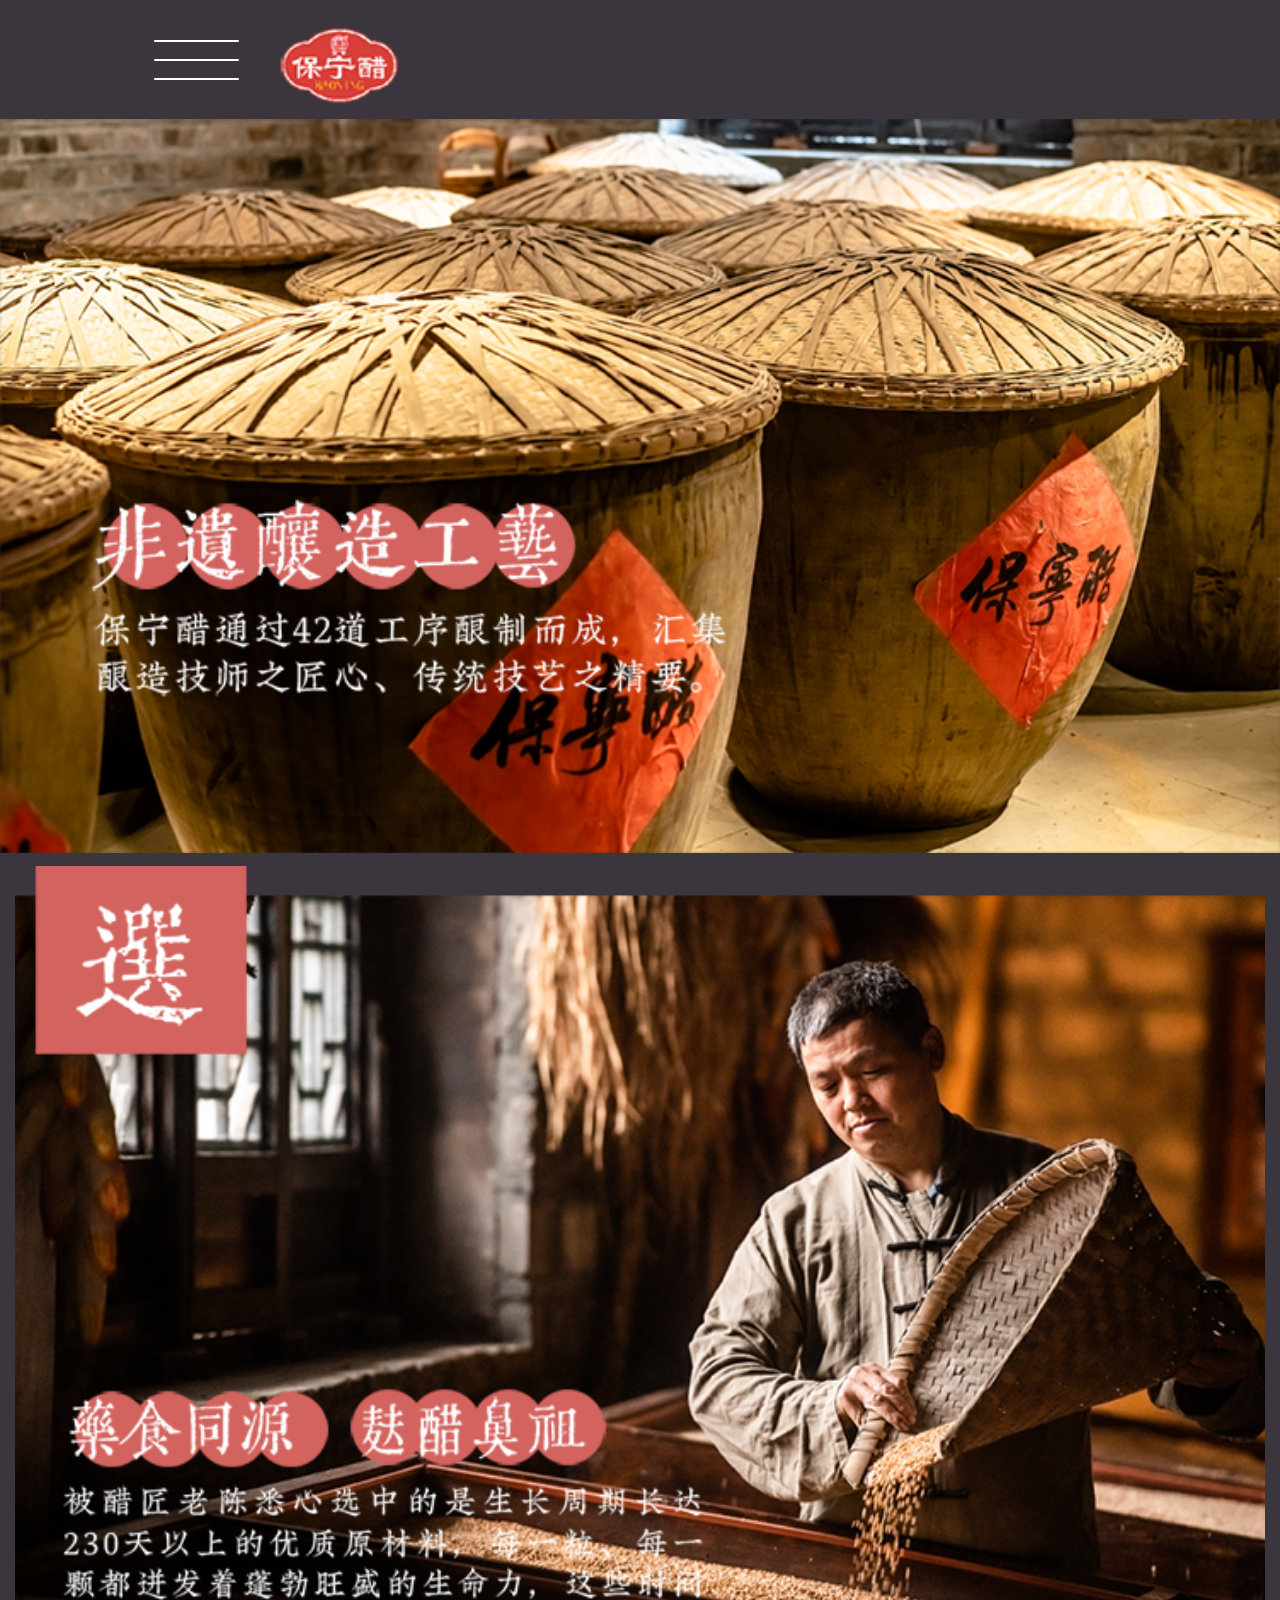
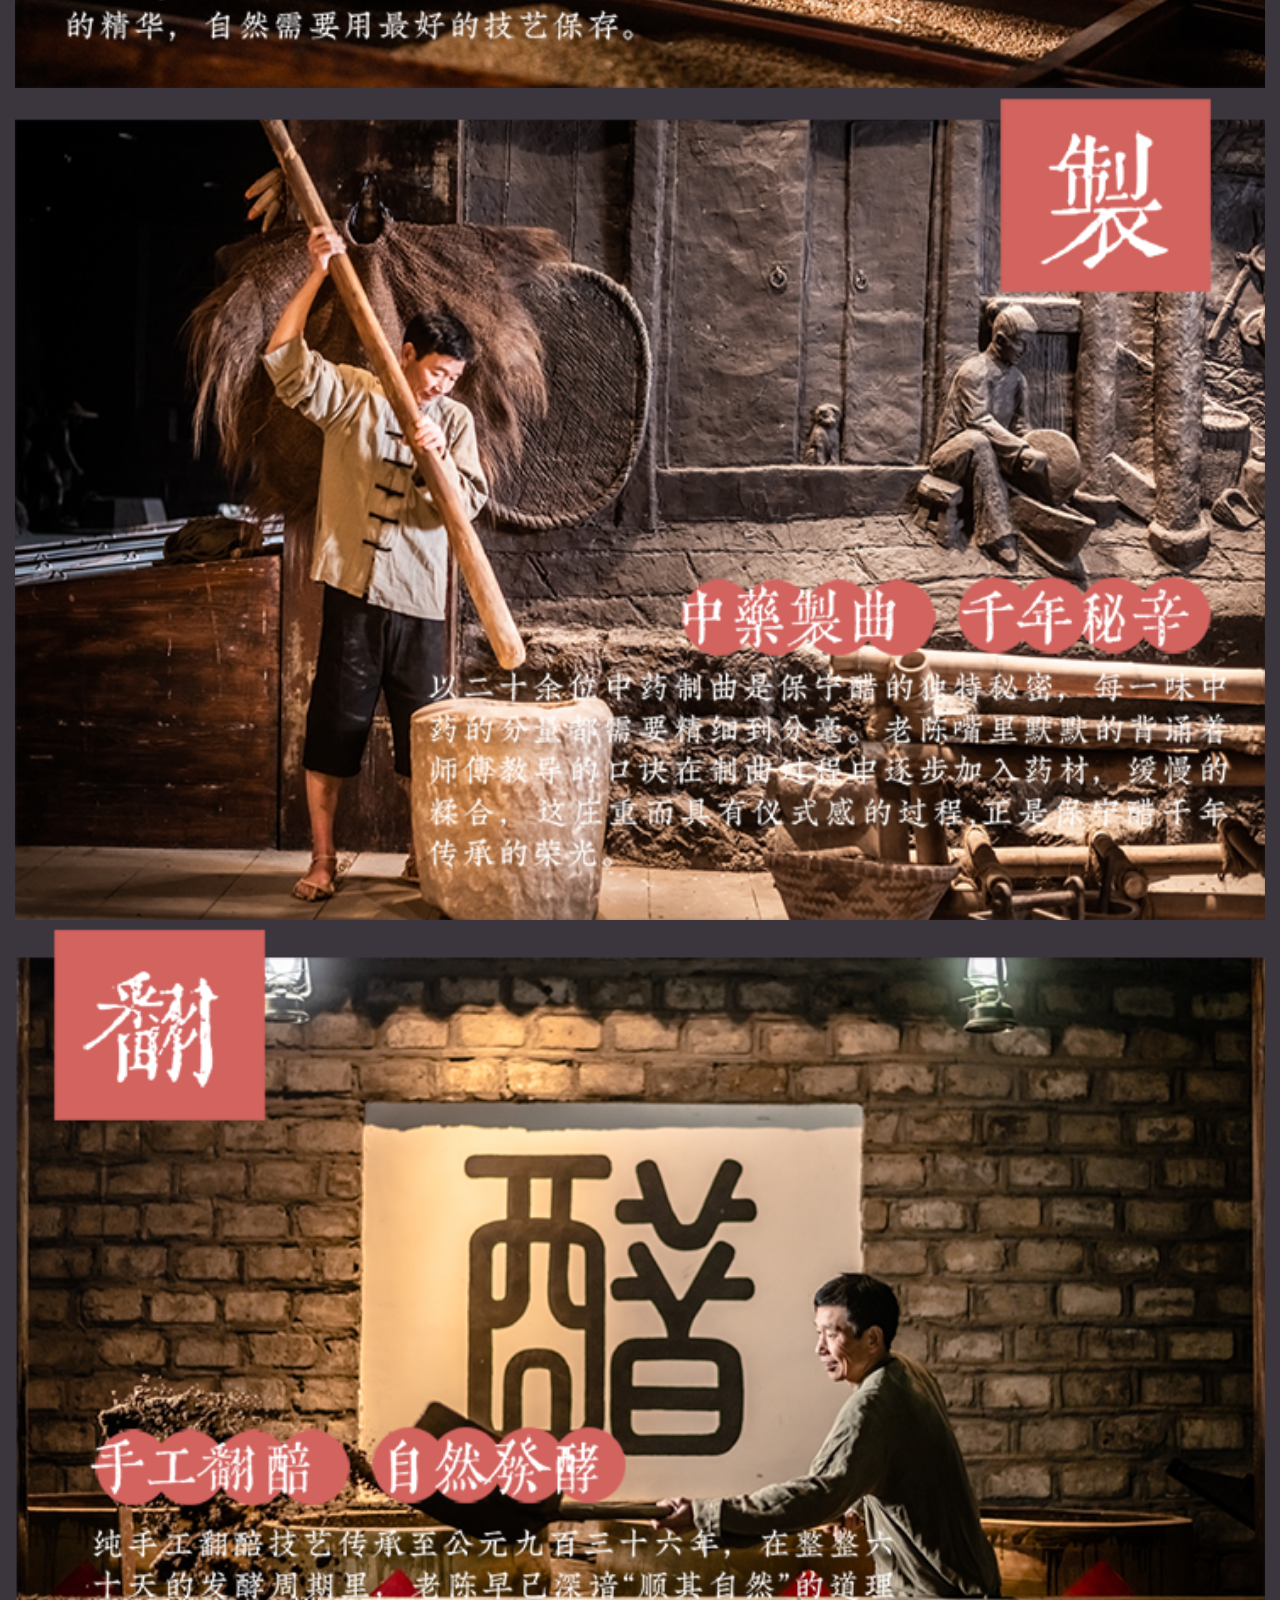
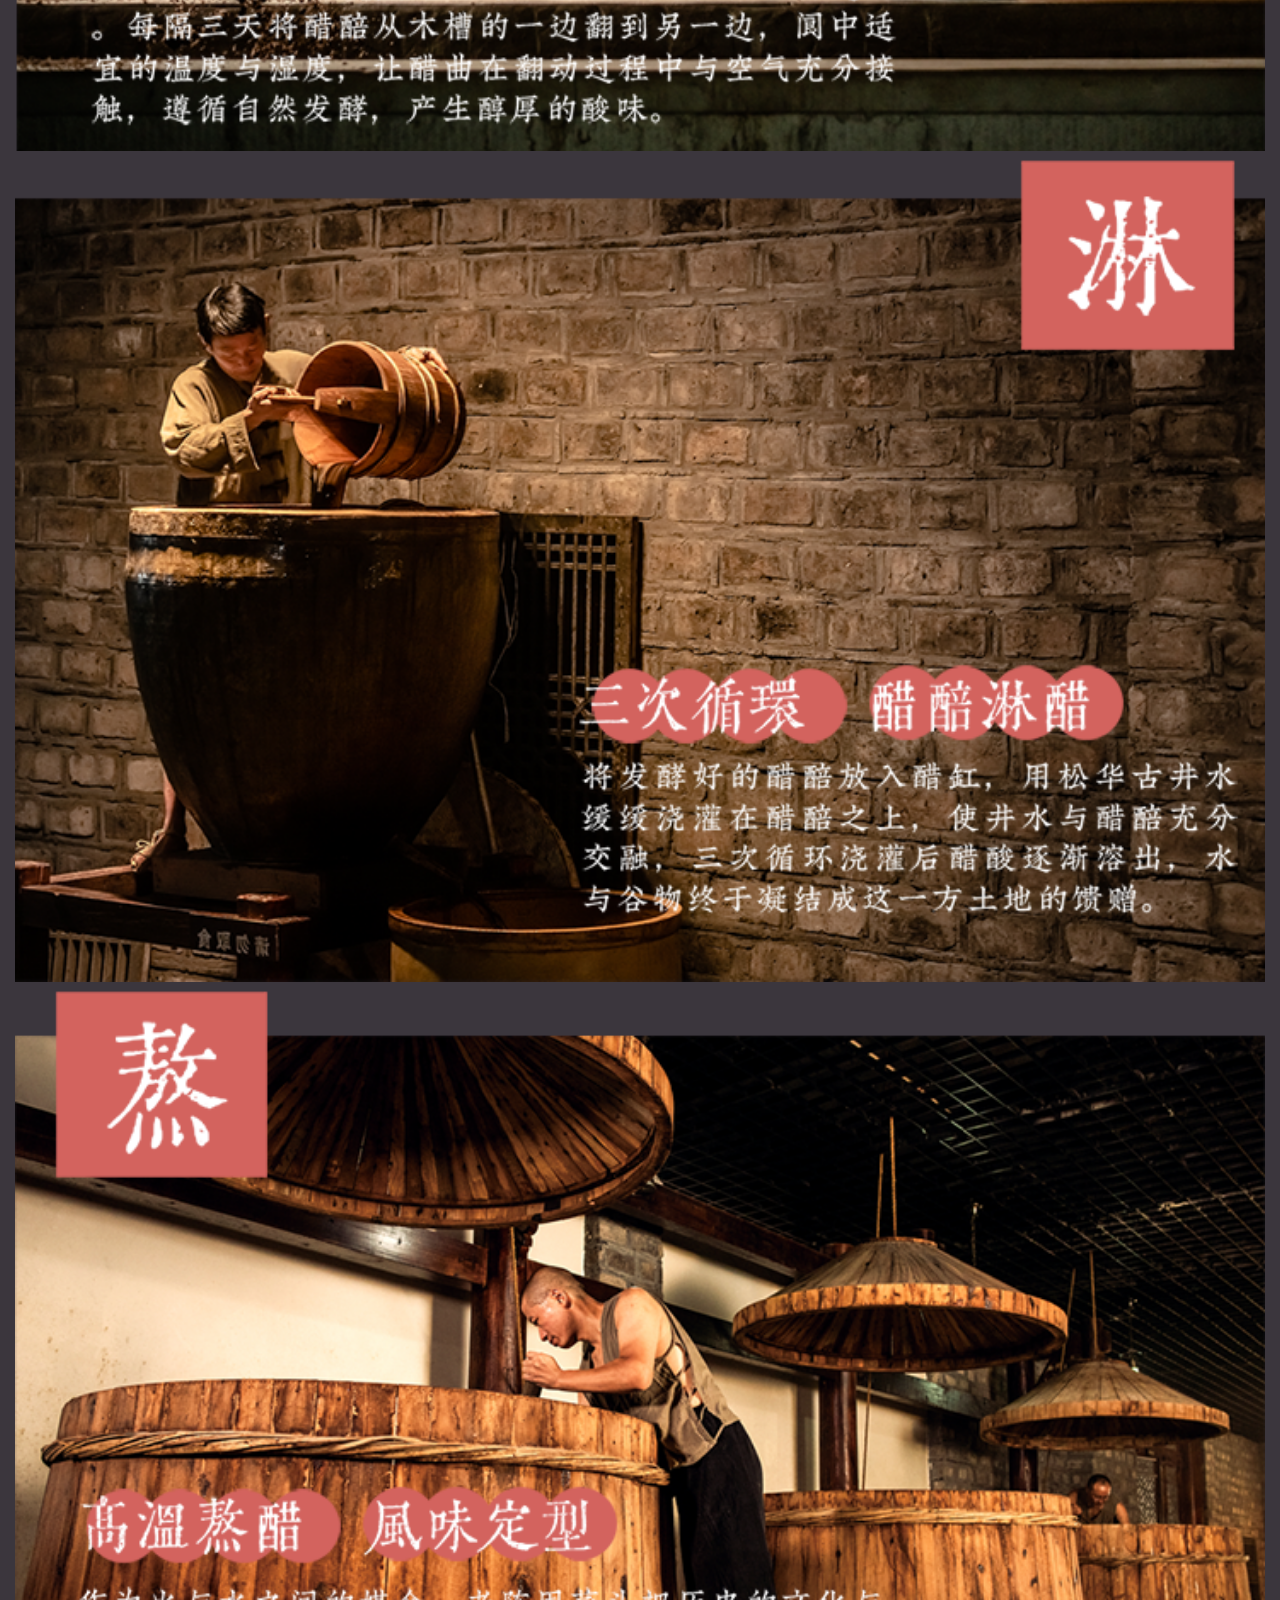
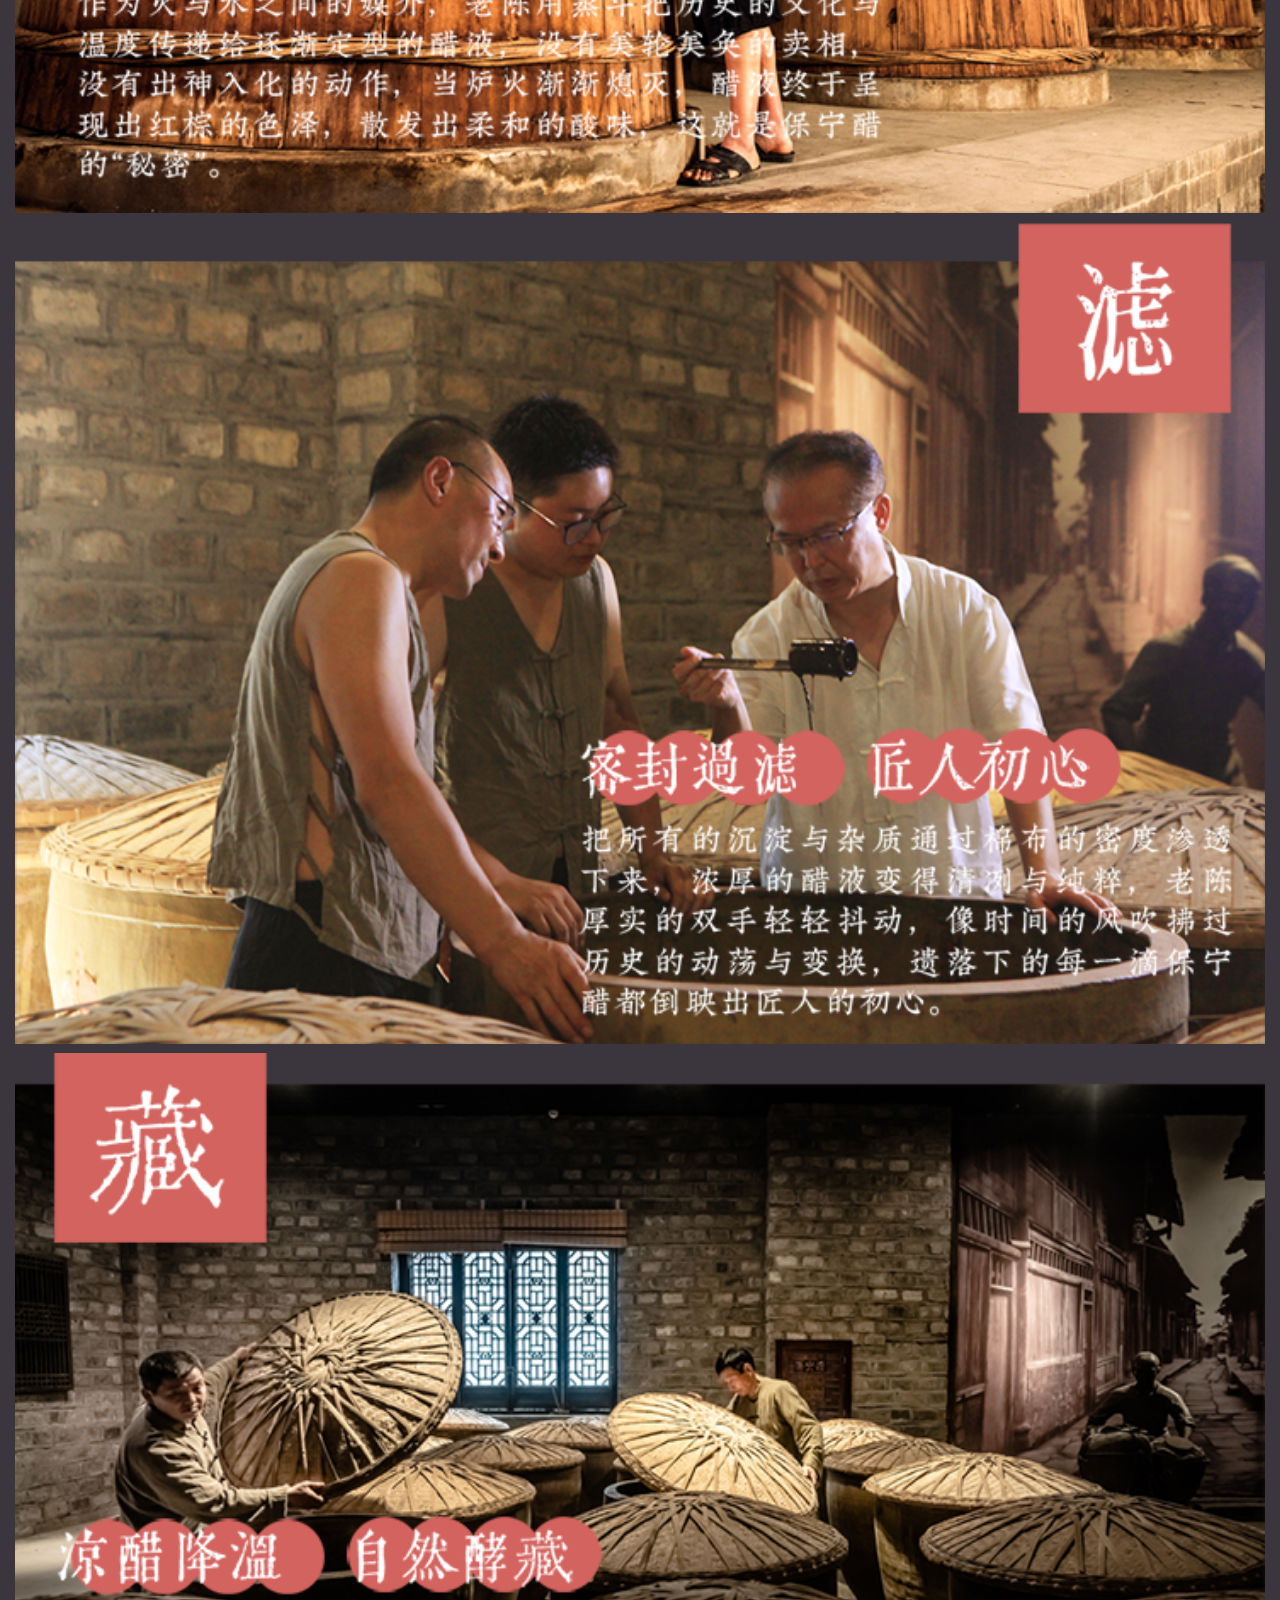
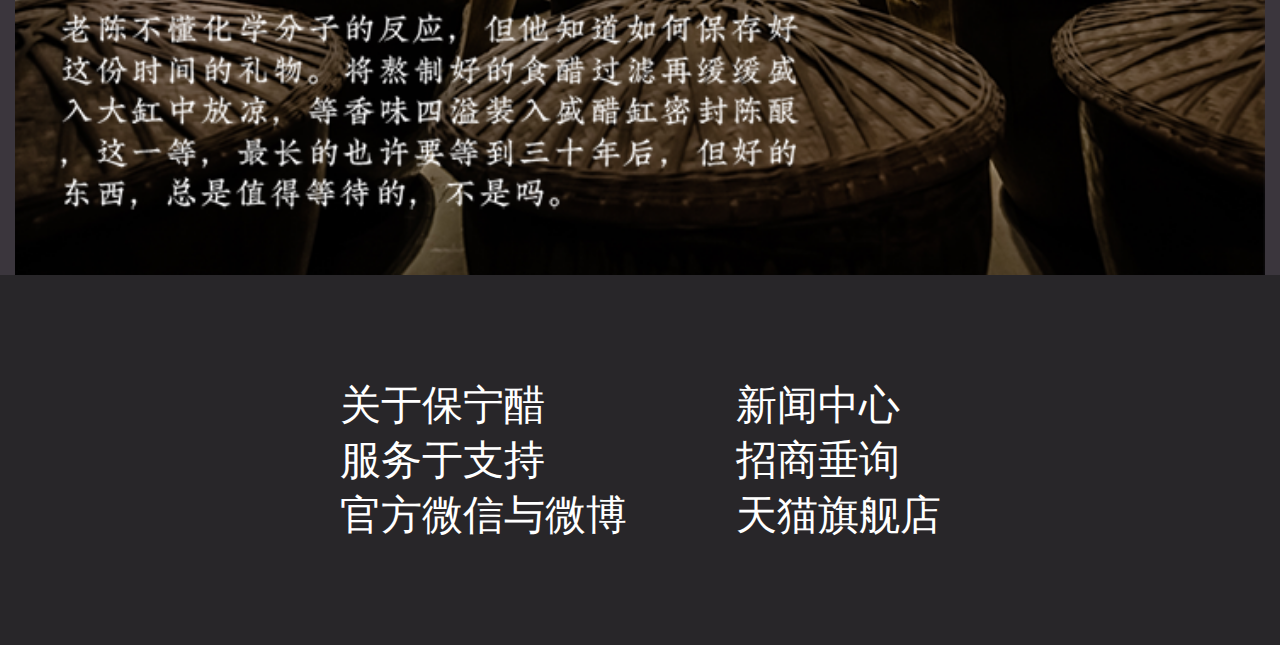
<file: pages/inherit.html>
<!DOCTYPE html>
<html lang="en">
    <head>
        <meta charset="utf-8" />
        <title>传承</title>
        <meta
            name="viewport"
            content="width=device-width, initial-scale=1, minimum-scale=1, maximum-scale=1"
        />
        <link rel="stylesheet" href="../css/inherit.css" />
        <link rel="stylesheet" href="../css/common.css">
    </head>

    <body>
        <header class="header">
            <div class="btn">
                <span></span>
                <span></span>
                <span></span>
            </div>
            <div class="logo">
                <img src="../images/index/logo.png" alt="" />
            </div>
        </header>
        <!-- 导航栏 -->
        <div class="nav">
            <div class="close">×</div>
            <ul>
                <li><a href="../pages/index.html">首页</li>
                <li><a href="../pages/product.html">保宁产品</a></li>
                <li><a href="../pages/inherit.html">非遗传承</a></li>
                <li><a href="#">国醋保宁</a></li>
                <li><a href="../pages/park.html">保宁醋文化博览园</a></li>
                <li><a href="../pages/contact.html">联系我们</a></li>
            </ul>
        </div>
      
        <div class="first-img">
            <img src="../images/inherit/inherit_02.png" alt="">
        </div>
       
        <div class="sec-img">
            <img src="../images/inherit/inherit_05.png" alt="">
        </div>
        <div class="sec-img">
            <img src="../images/inherit/inherit_09.png" alt="">
        </div>
        <div class="sec-img">
            <img src="../images/inherit/inherit_12.png" alt="">
        </div>
        <div class="sec-img">
            <img src="../images/inherit/inherit_15.png" alt="">
        </div>
        <div class="sec-img">
            <img src="../images/inherit/inherit_17.png" alt="">
        </div>
        <div class="sec-img">
            <img src="../images/inherit/inherit_19.png" alt="">
        </div>
        <div class="sec-img">
            <img src="../images/inherit/inherit_22.png" alt="">
        </div>

       



      

        <footer class="footer">
            <ul>
                <li>
                    <a href="#">关于保宁醋</a>
                </li>
                <li>
                    <a href="#">服务于支持</a>
                </li>
                <li>
                    <a href="#">官方微信与微博</a>
                </li>
            </ul>
            <ul>
                <li>
                    <a href="#">新闻中心</a>
                </li>
                <li>
                    <a href="#">招商垂询</a>
                </li>
                <li>
                    <a href="#">天猫旗舰店</a>
                </li>
            </ul>
        </footer>
        <script src="../plugins/jquery-3.5.1/jquery-3.5.1.js"></script>
        <script src="../js/index.js"></script>
    </body>
</html>
</file>
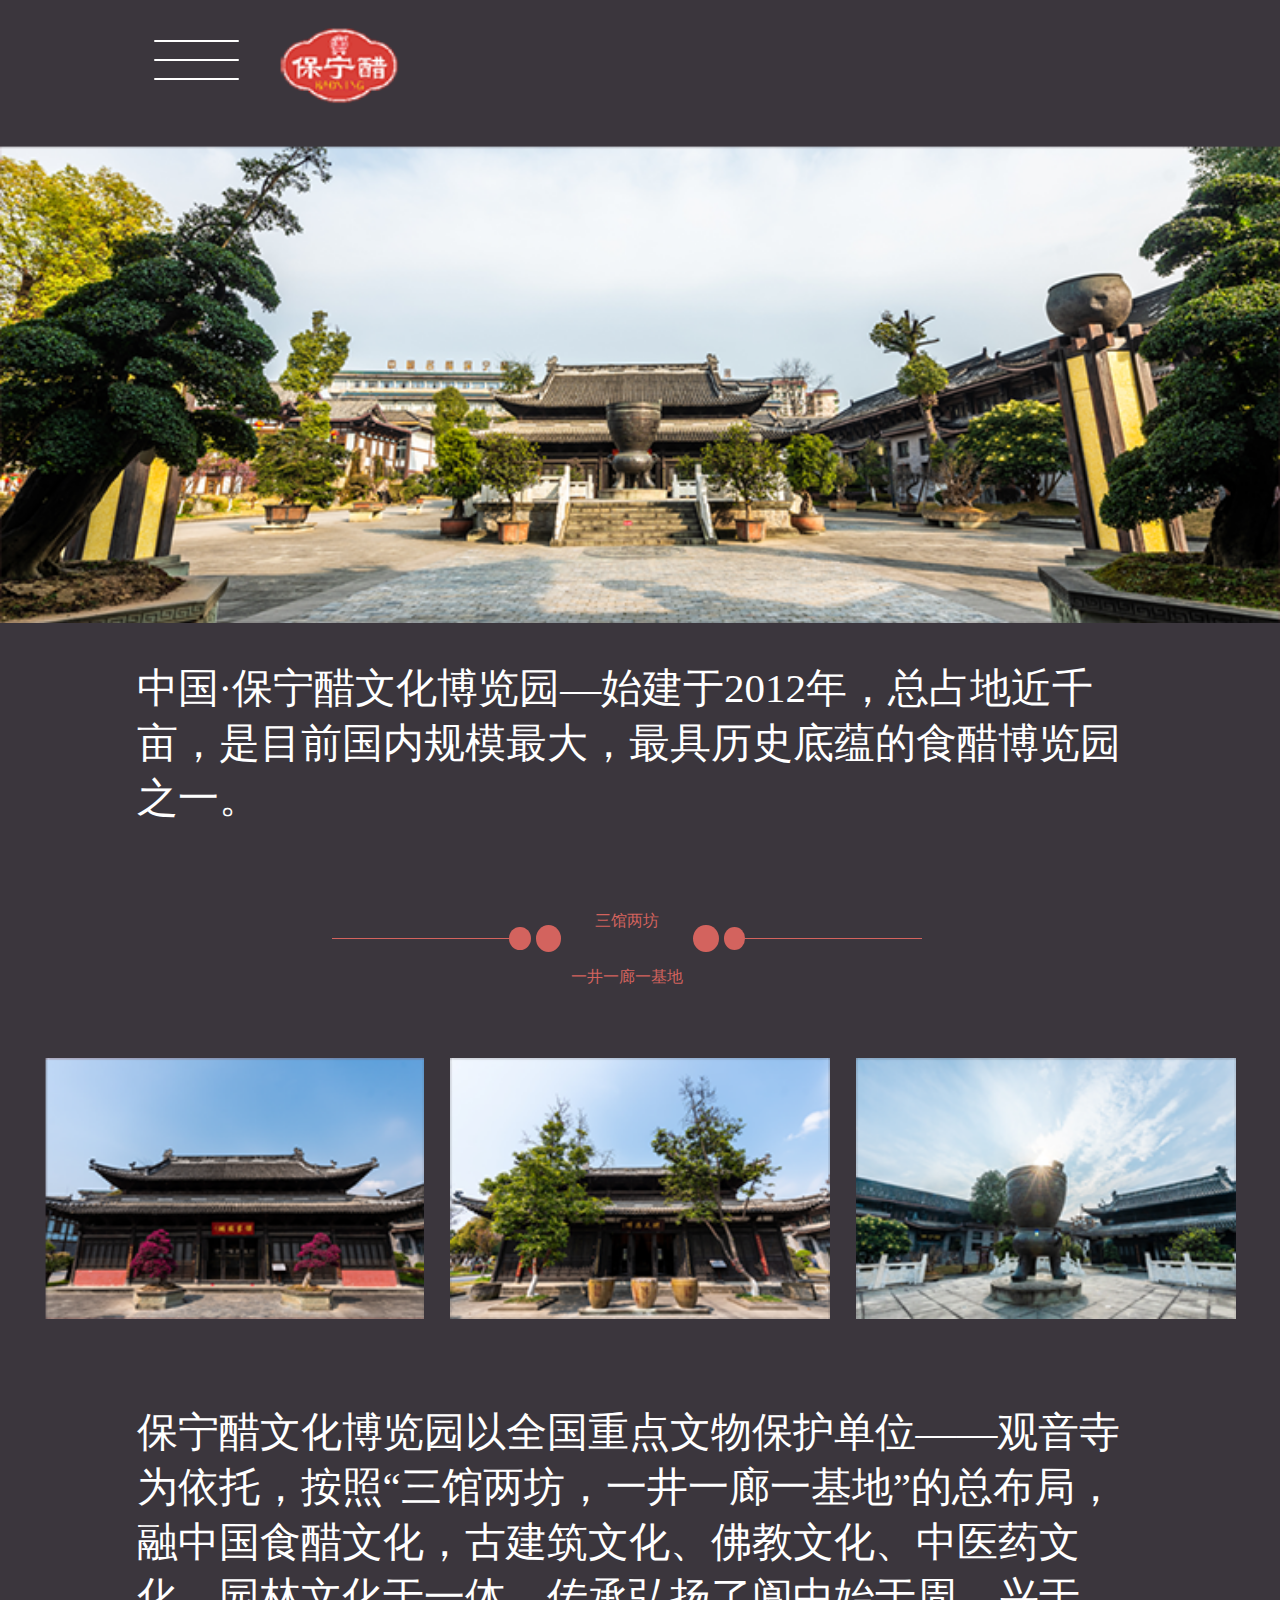
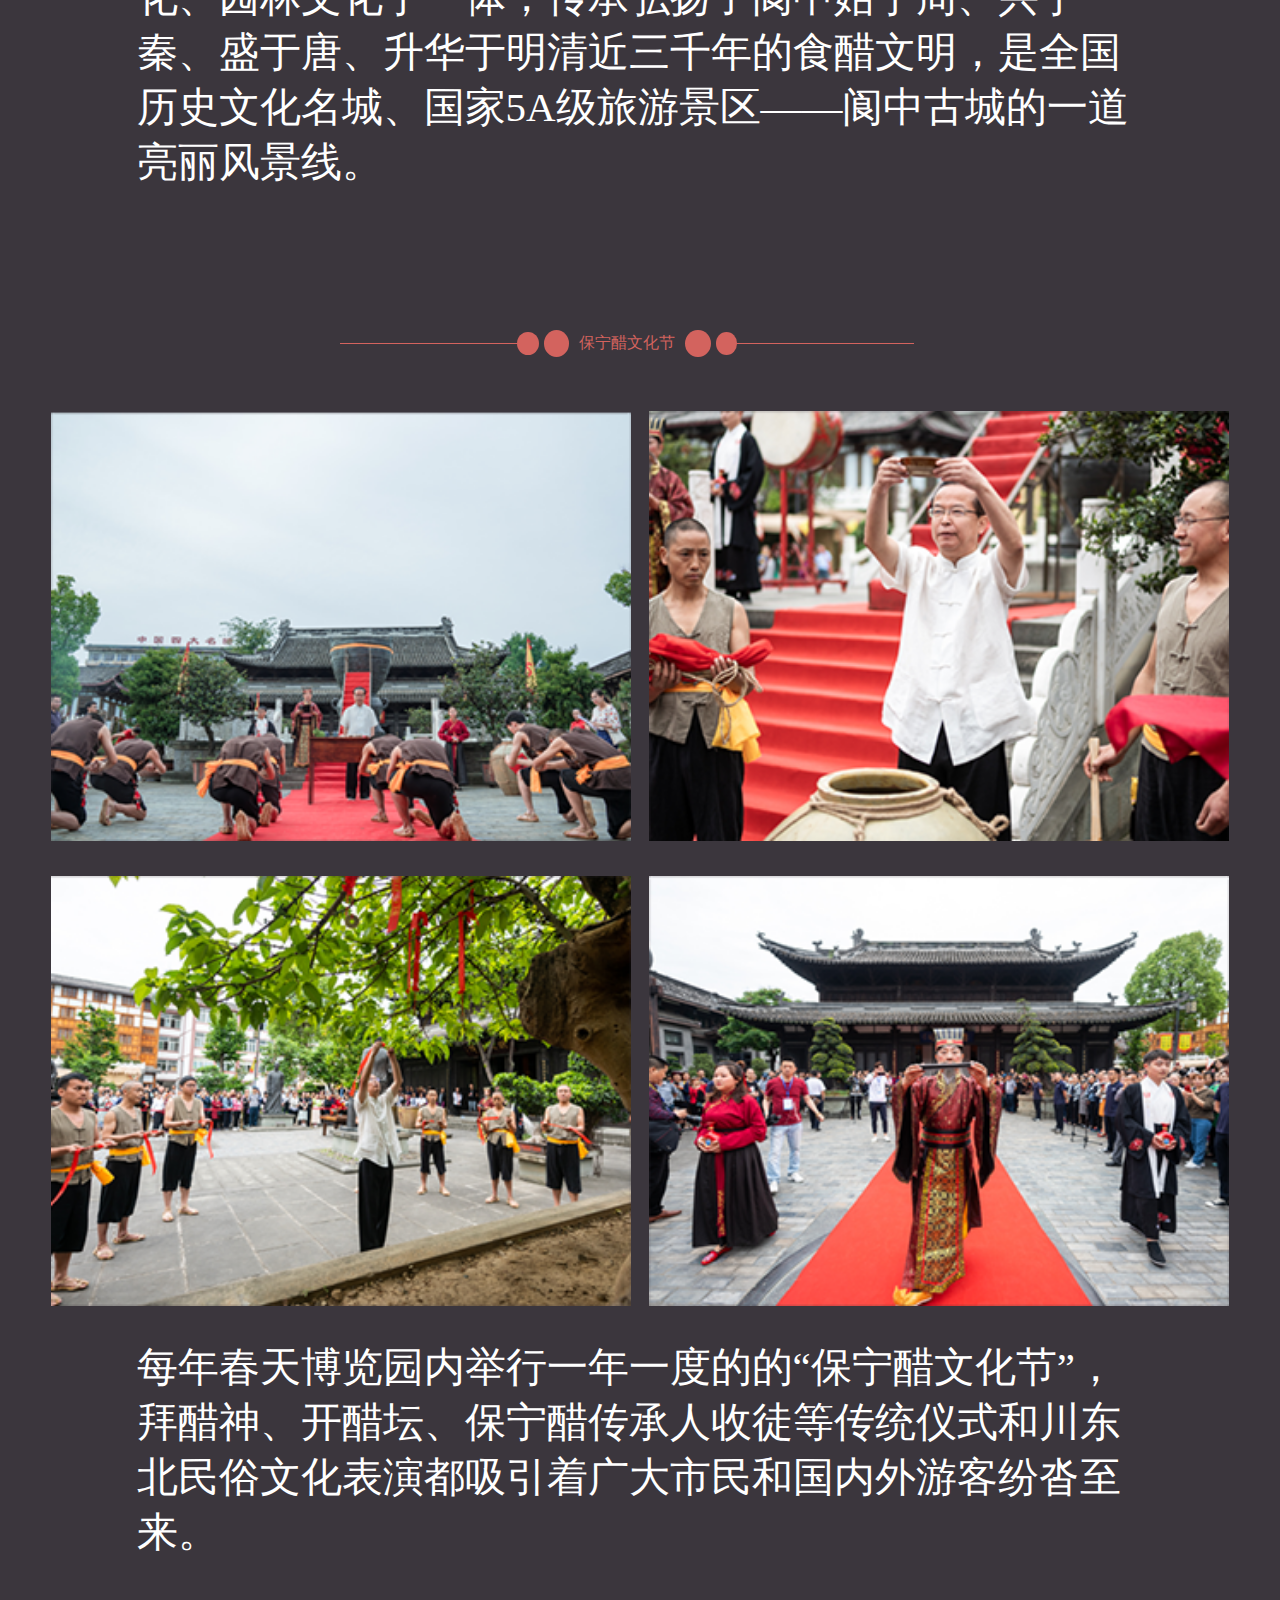
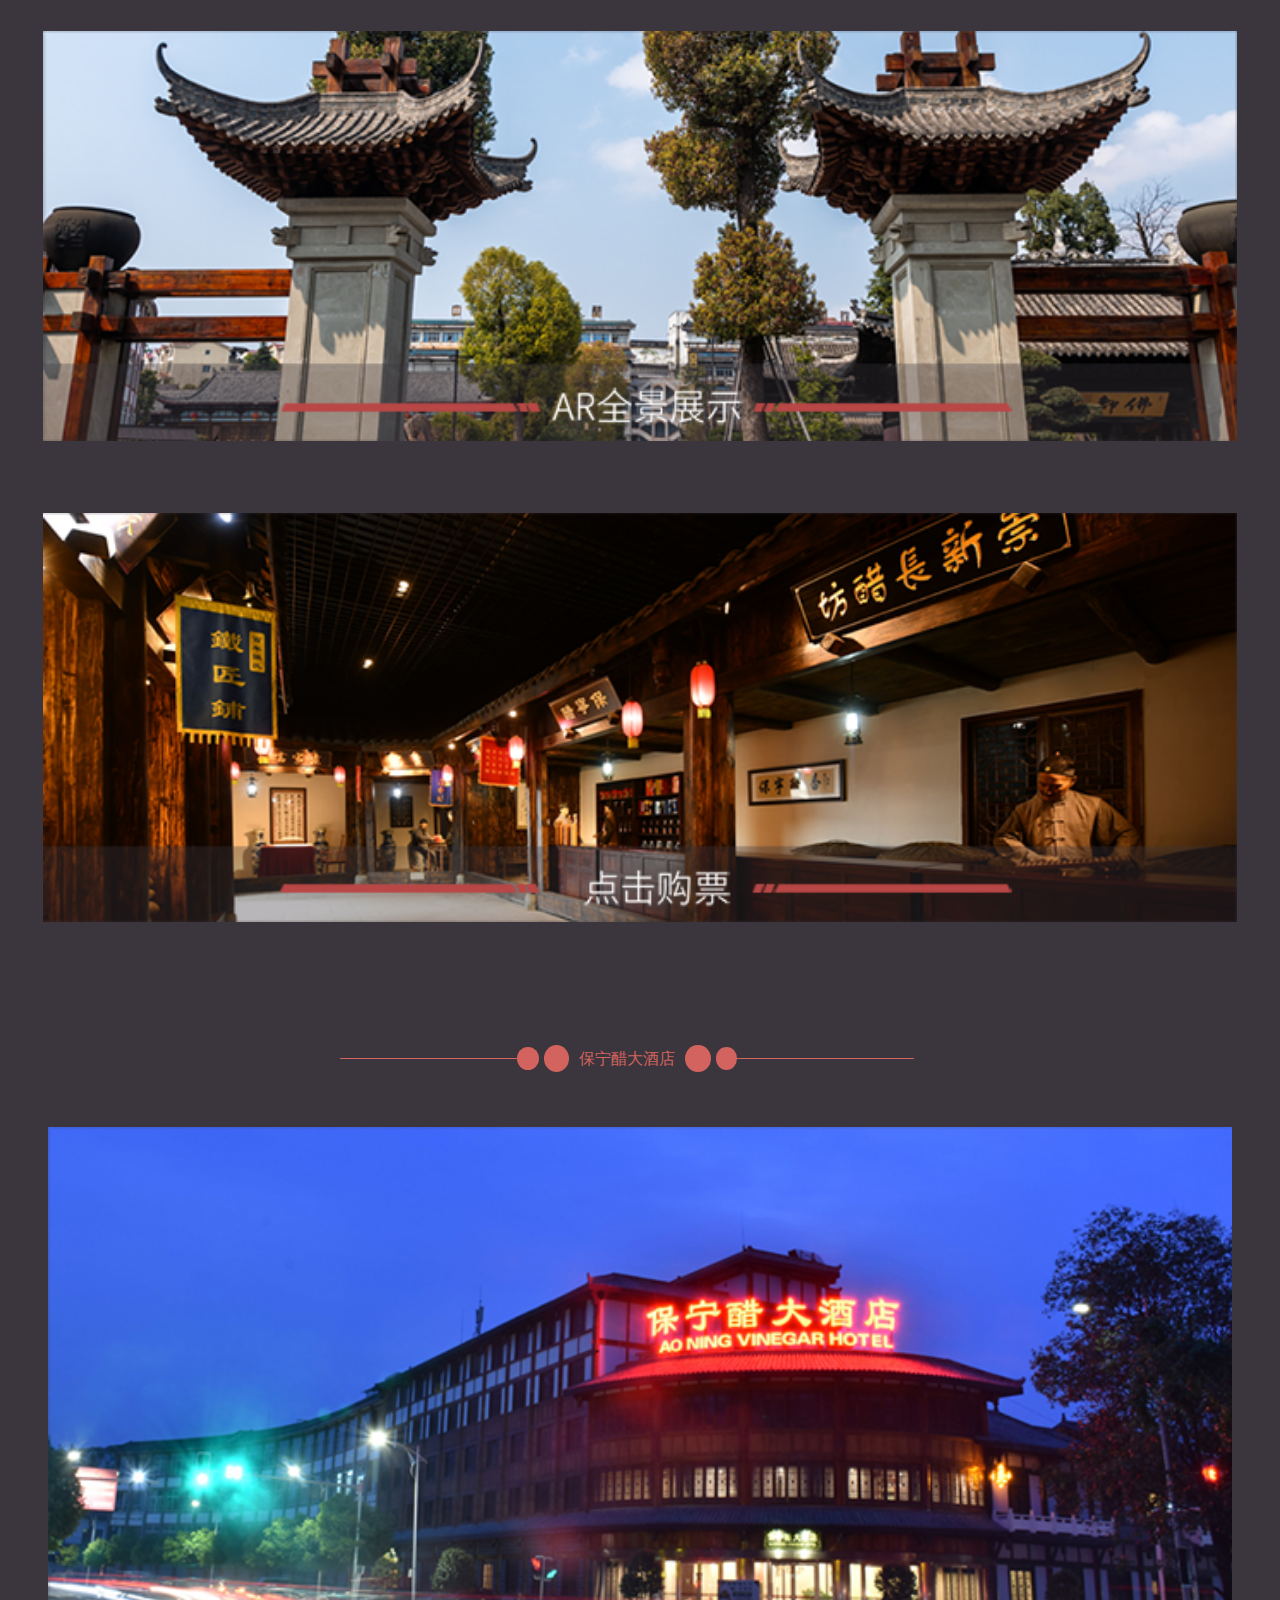
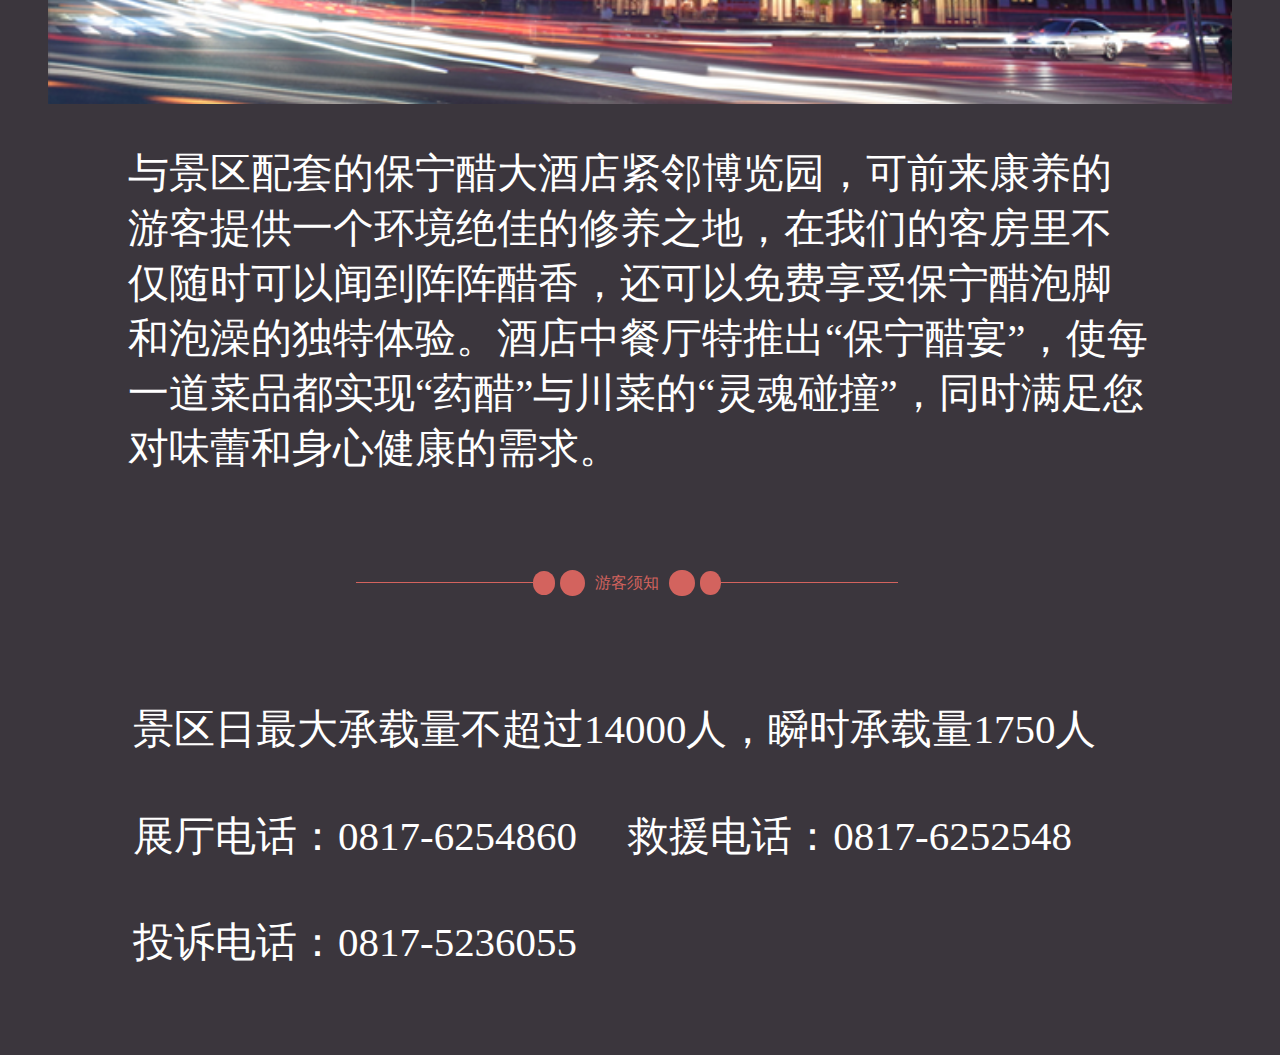
<file: pages/park.html>
<!DOCTYPE html>
<html lang="en">
    <head>
        <meta charset="utf-8" />
        <title>博览园</title>
        <meta
            name="viewport"
            content="width=device-width, initial-scale=1, minimum-scale=1, maximum-scale=1"
        />
        <link rel="stylesheet" href="../css/park.css" />
        <link rel="stylesheet" href="../css/common.css">
    </head>

    <body>
        <header class="header">
            <div class="btn">
                <span></span>
                <span></span>
                <span></span>
            </div>
            <div class="logo">
                <img src="../images/index/logo.png" alt="" />
            </div>
        </header>
        <!-- 导航栏 -->
        <div class="nav">
            <div class="close">×</div>
            <ul>
                <li><a href="../pages/index.html">首页</li>
                <li><a href="../pages/product.html">保宁产品</a></li>
                <li><a href="../pages/inherit.html">非遗传承</a></li>
                <li><a href="#">国醋保宁</a></li>
                <li><a href="../pages/park.html">保宁醋文化博览园</a></li>
                <li><a href="../pages/contact.html">联系我们</a></li>
            </ul>
        </div>
      
       <div class="banner">
           <img src="../images/park/park_02.png" alt="">
           <p>中国·保宁醋文化博览园—始建于2012年，总占地近千亩，是目前国内规模最大，最具历史底蕴的食醋博览园之一。</p>
       </div>


       <!-- 三张照片 -->
      <div class="sec-pic-box">
          
        <div class="about-title">
            <div class="left-line">
                <div class="line"></div>
                <div class="circle"></div>
                <div class="circle-big"></div>
            </div>
           <div class="mid">
            <div>三馆两坊</div>
            <div>一井一廊一基地</div>
           </div>
            <div class="right-line">
                <div class="circle-big"></div>
                <div class="circle"></div>
                <div class="line"></div>                    
            </div>
        </div>
        <div class="pic">
            <img src="../images/park/park_05.png" alt="">
            <img src="../images/park/park_07.png" alt="">
            <img src="../images/park/park_09.png" alt="">
        </div>
        <p>保宁醋文化博览园以全国重点文物保护单位——观音寺为依托，按照“三馆两坊，一井一廊一基地”的总布局，融中国食醋文化，古建筑文化、佛教文化、中医药文化、园林文化于一体，传承弘扬了阆中始于周、兴于秦、盛于唐、升华于明清近三千年的食醋文明，是全国历史文化名城、国家5A级旅游景区——阆中古城的一道亮丽风景线。</p>
    
      </div>
      
      <!-- //文化节 -->
      <div class="festival">
        <div class="about-title">
            <div class="left-line">
                <div class="line"></div>
                <div class="circle"></div>
                <div class="circle-big"></div>
            </div>
            <div>保宁醋文化节</div>
            <div class="right-line">
                <div class="circle-big"></div>
                <div class="circle"></div>
                <div class="line"></div>                    
            </div>
        </div>
        <div class="pic-box">
            <img src="../images/park/park_15.png" alt="">
            <img src="../images/park/park_18.png" alt="">
            <img src="../images/park/park_22.png" alt="">
            <img src="../images/park/park_23.png" alt="">
        </div>
        <p>
            每年春天博览园内举行一年一度的的“保宁醋文化节”，拜醋神、开醋坛、保宁醋传承人收徒等传统仪式和川东北民俗文化表演都吸引着广大市民和国内外游客纷沓至来。
        </p>
      </div>
      <div class="ar">
          <img src="../images/park/park_26.png" alt="">
          <img src="../images/park/park_29.png" alt="">
      </div>


      <div class="hotel">

        <div class="about-title">
            <div class="left-line">
                <div class="line"></div>
                <div class="circle"></div>
                <div class="circle-big"></div>
            </div>
            <div>保宁醋大酒店</div>
            <div class="right-line">
                <div class="circle-big"></div>
                <div class="circle"></div>
                <div class="line"></div>                    
            </div>
        </div>

        <div class="pic">
            <img src="../images/park/park_32.png" alt="">
        </div>
        <p>
            与景区配套的保宁醋大酒店紧邻博览园，可前来康养的游客提供一个环境绝佳的修养之地，在我们的客房里不仅随时可以闻到阵阵醋香，还可以免费享受保宁醋泡脚和泡澡的独特体验。酒店中餐厅特推出“保宁醋宴”，使每一道菜品都实现“药醋”与川菜的“灵魂碰撞”，同时满足您对味蕾和身心健康的需求。
        </p>
      </div>

      <div class="foot">

        <div class="about-title">
            <div class="left-line">
                <div class="line"></div>
                <div class="circle"></div>
                <div class="circle-big"></div>
            </div>
            <div>游客须知</div>
            <div class="right-line">
                <div class="circle-big"></div>
                <div class="circle"></div>
                <div class="line"></div>                    
            </div>
        </div>

        <ul>
            <li>景区日最大承载量不超过14000人，瞬时承载量1750人</li>
            <li>展厅电话：0817-6254860</li>
            <li>救援电话：0817-6252548</li>
            <li>投诉电话：0817-5236055</li>
            <!-- <li></li> -->
        </ul>
      </div>
        <script src="../plugins/jquery-3.5.1/jquery-3.5.1.js"></script>
        <script src="../js/index.js"></script>
    </body>
</html>
</file>
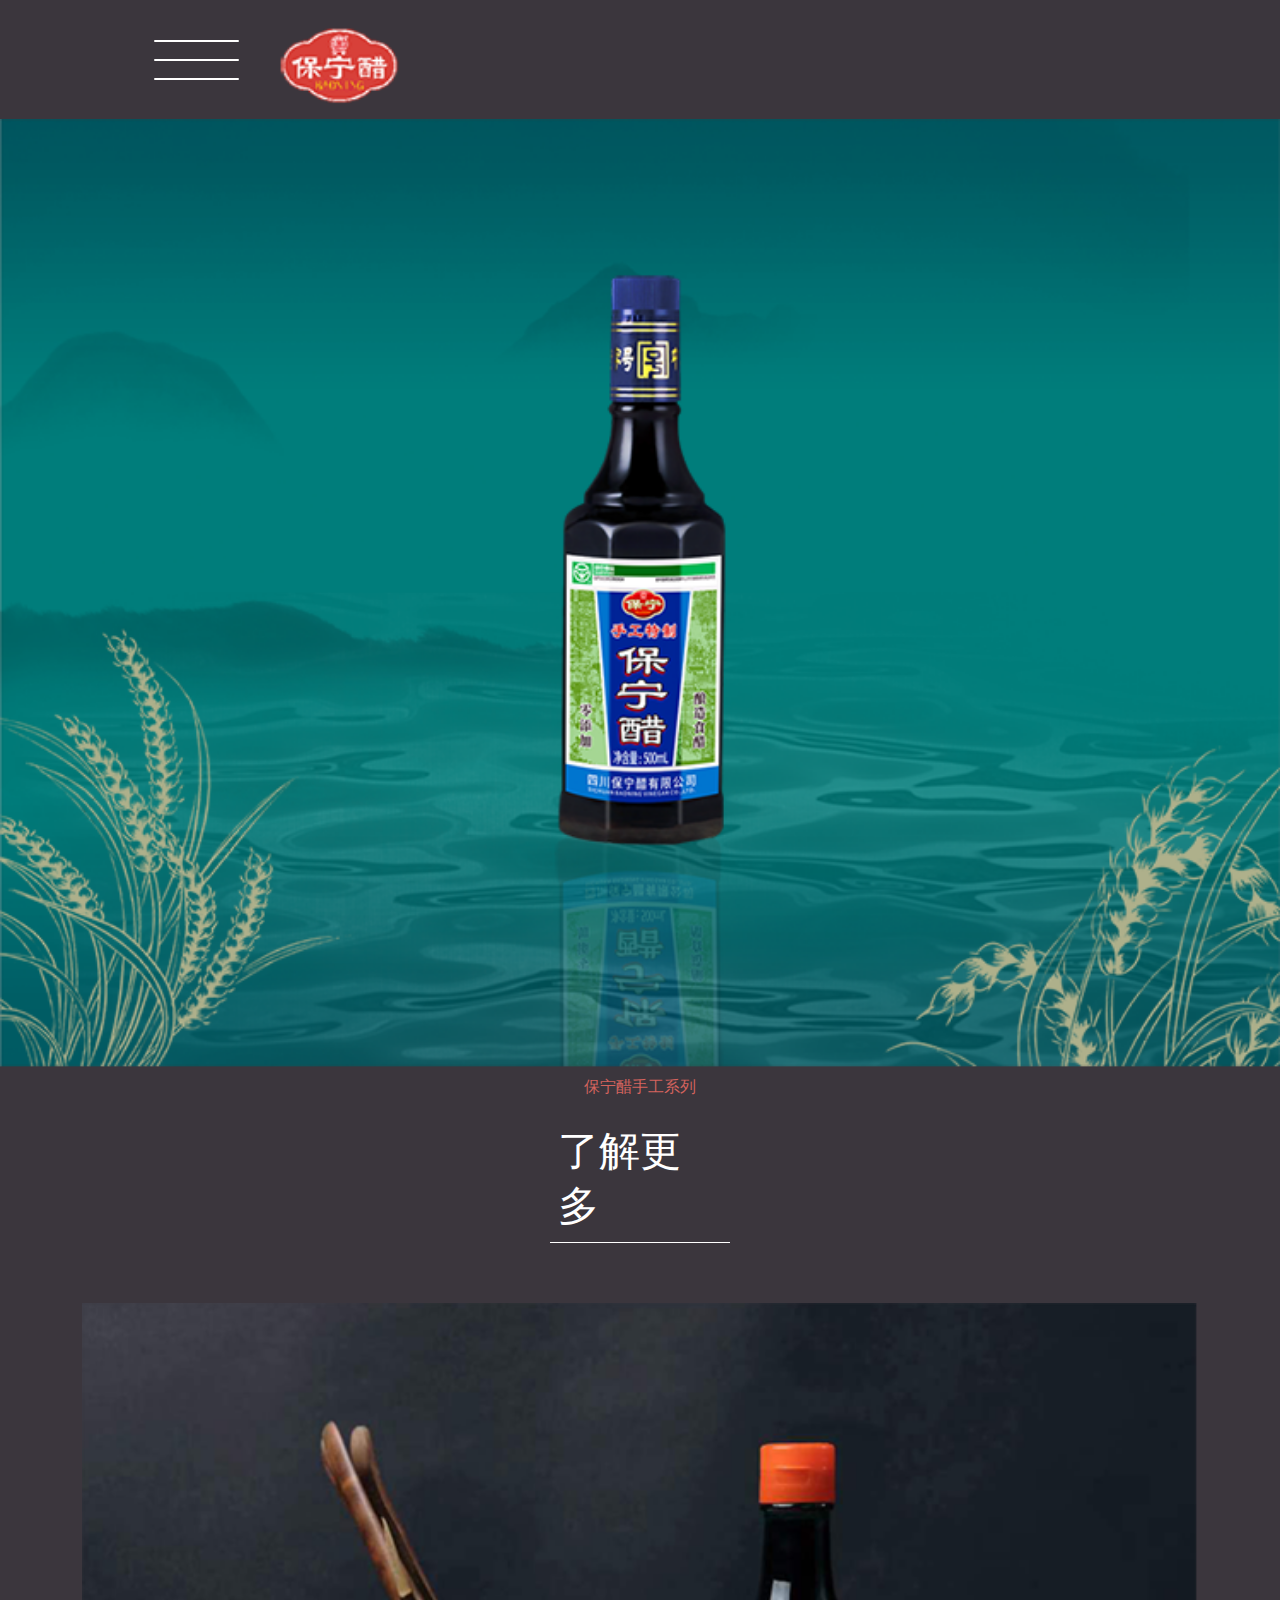
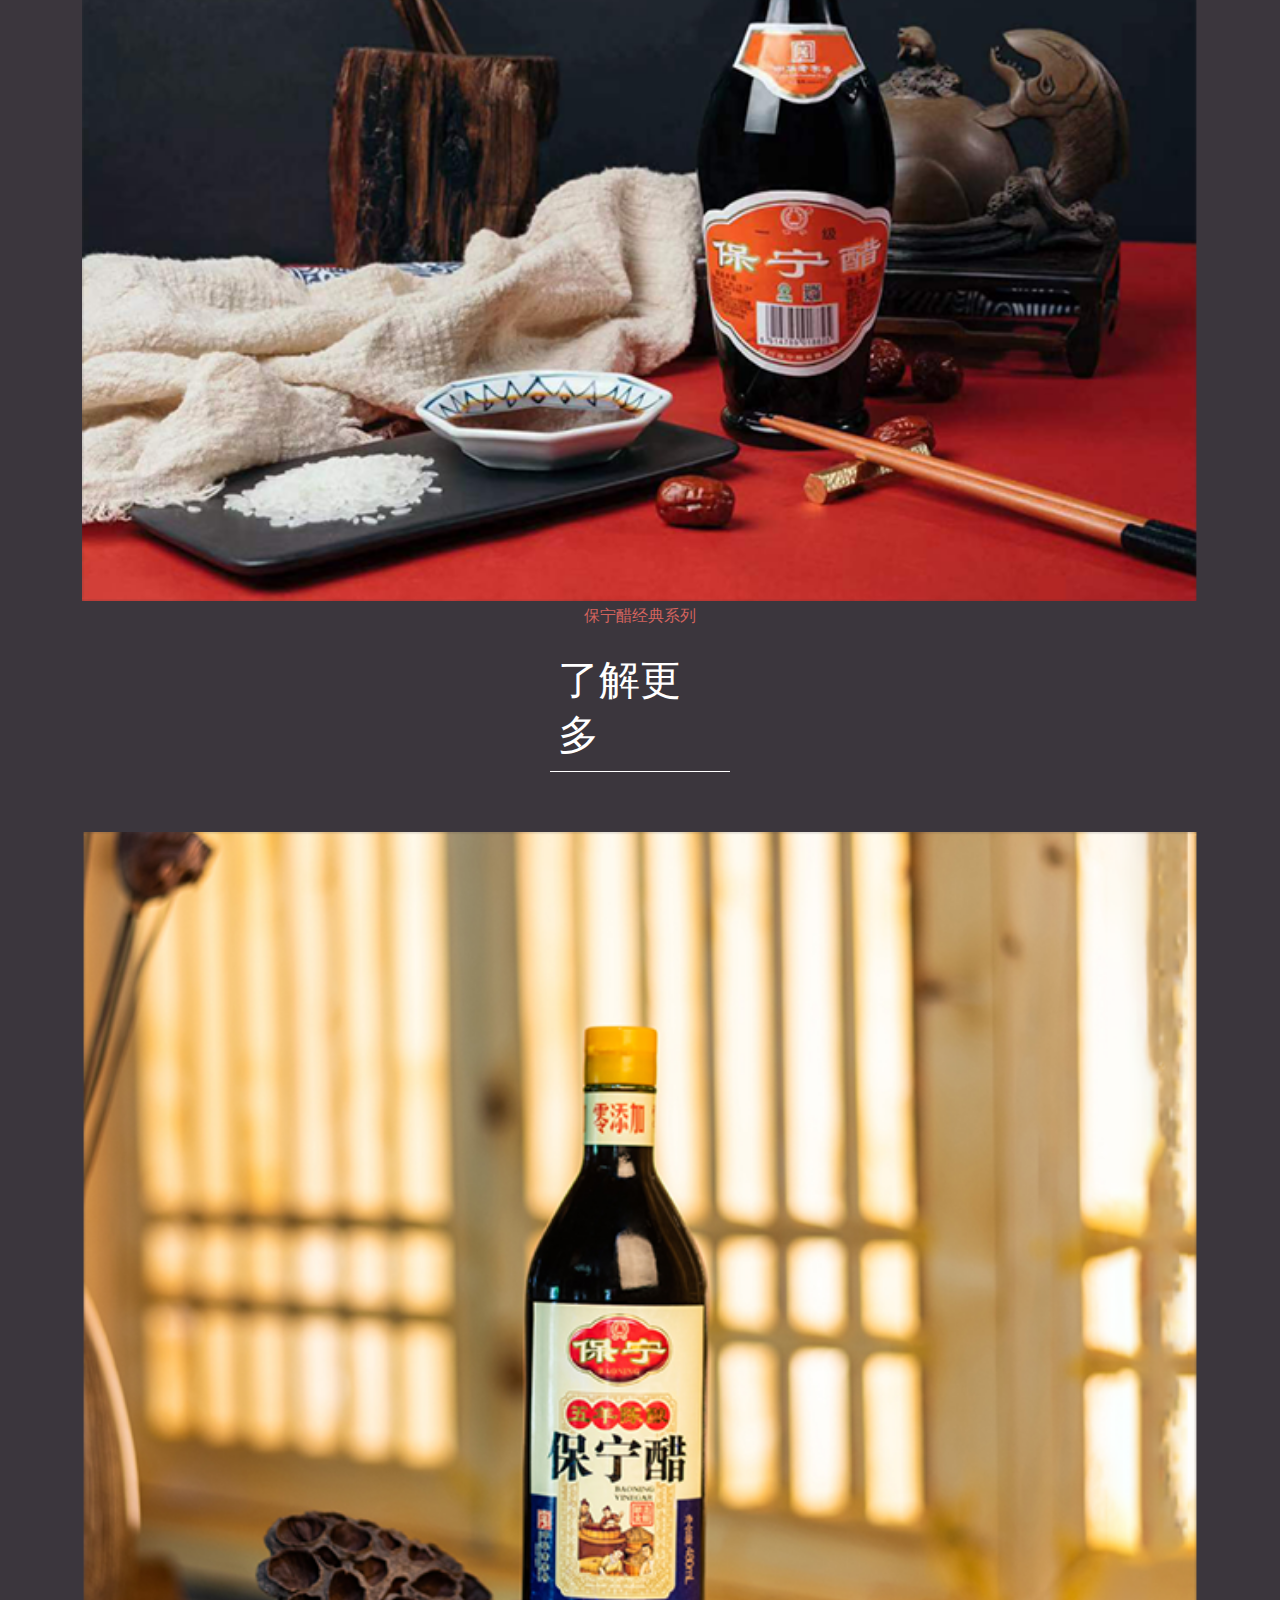
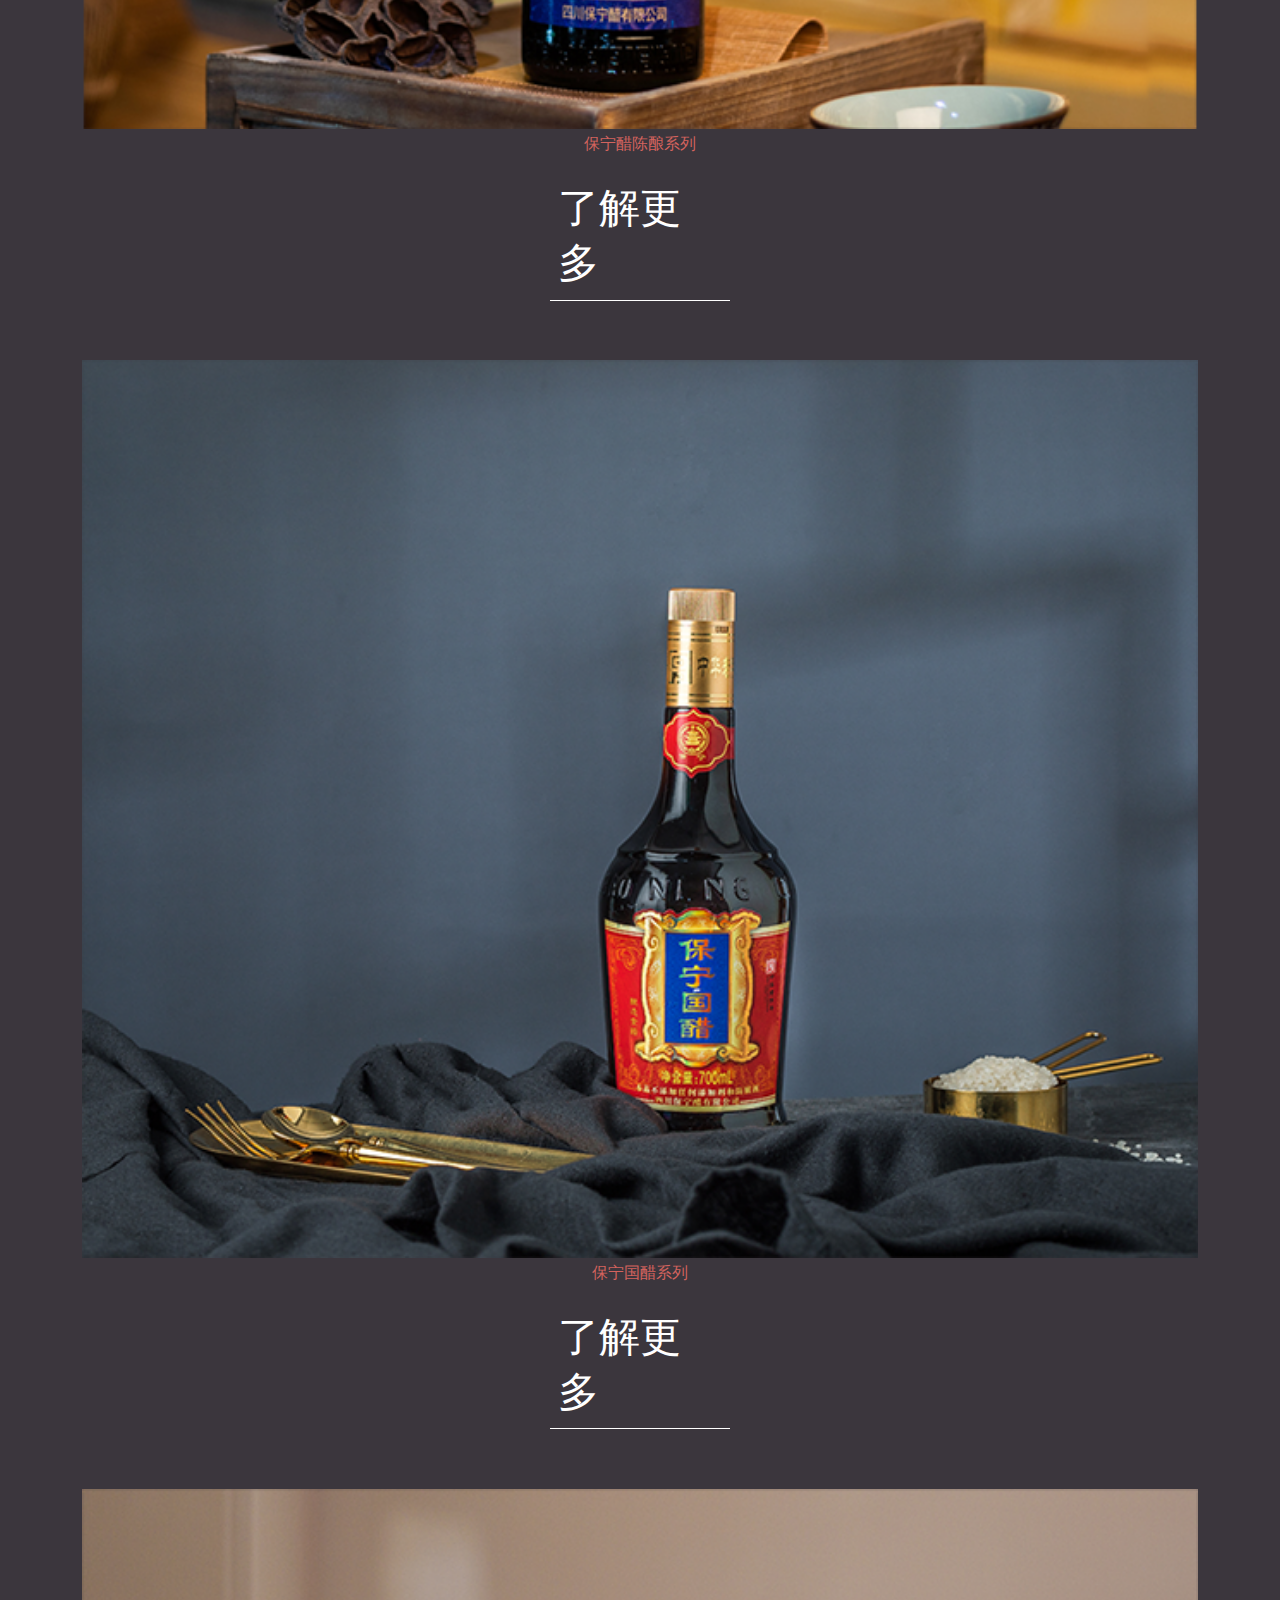
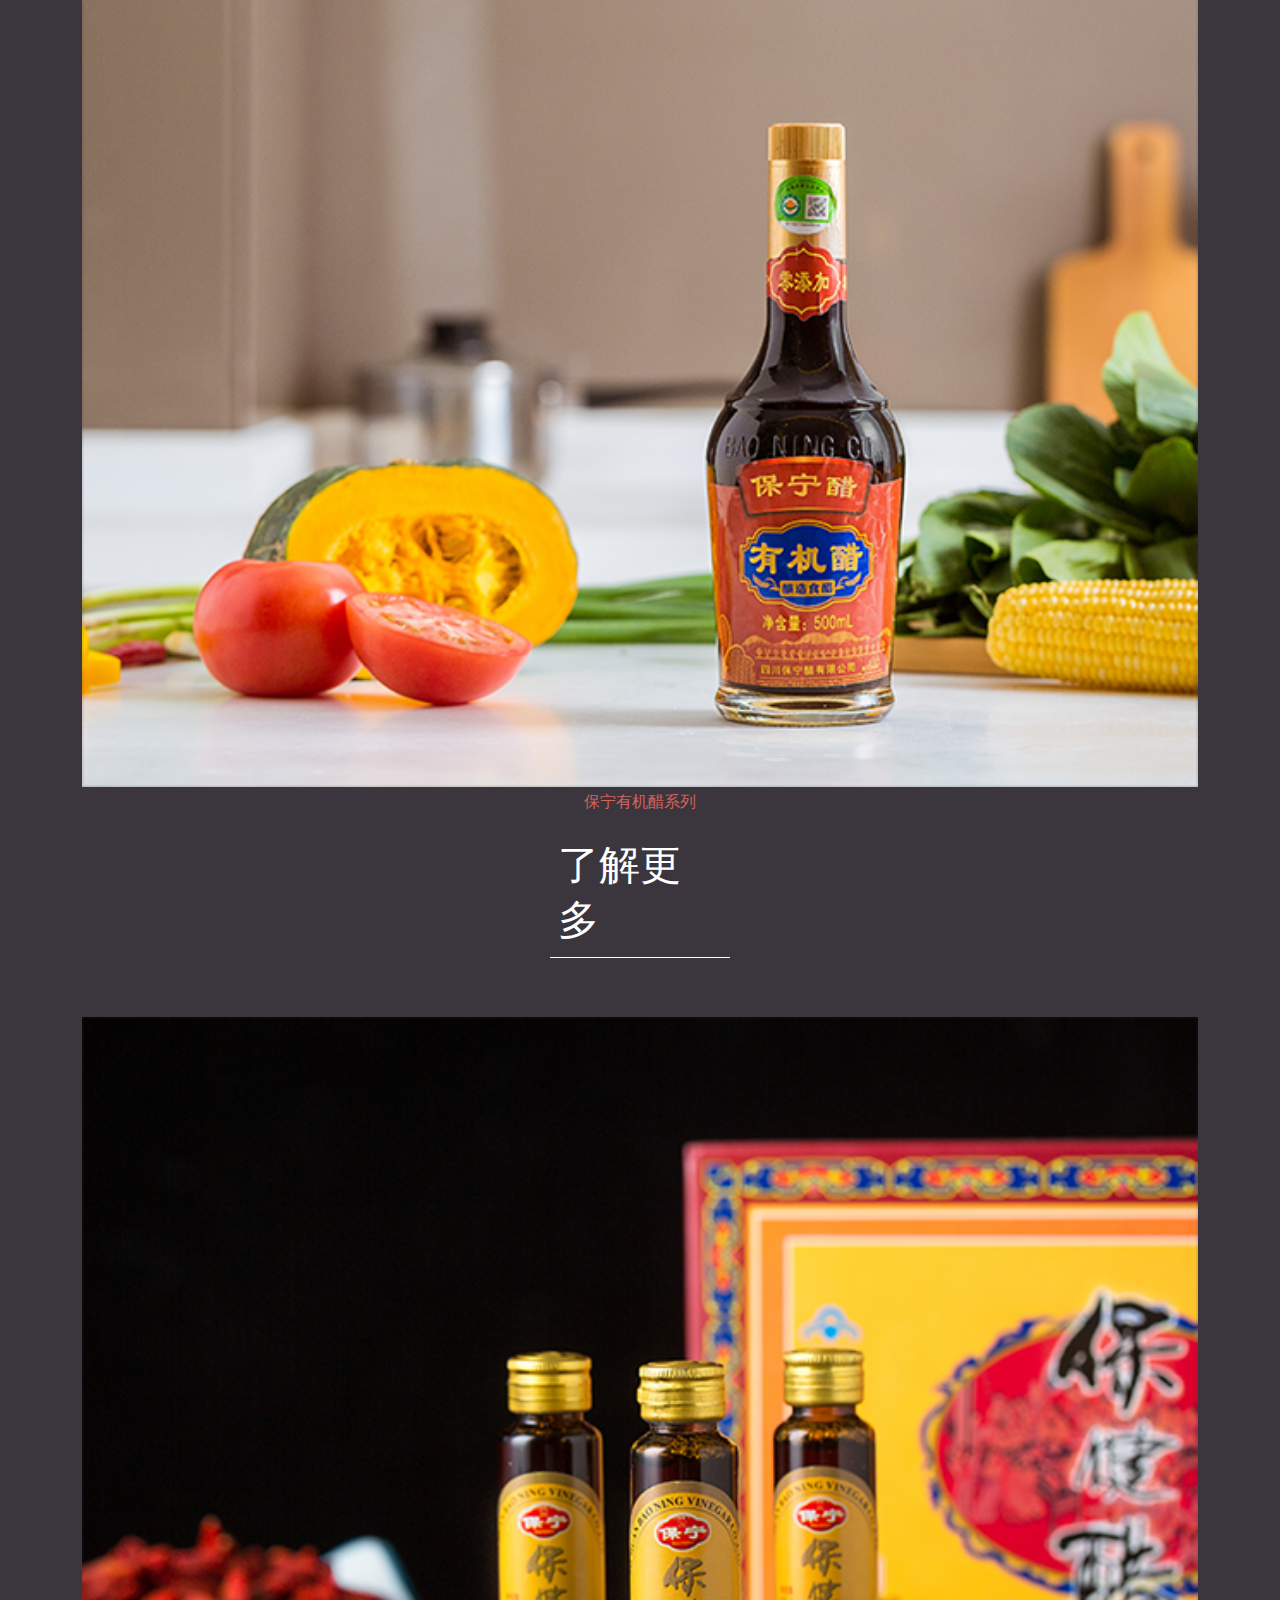
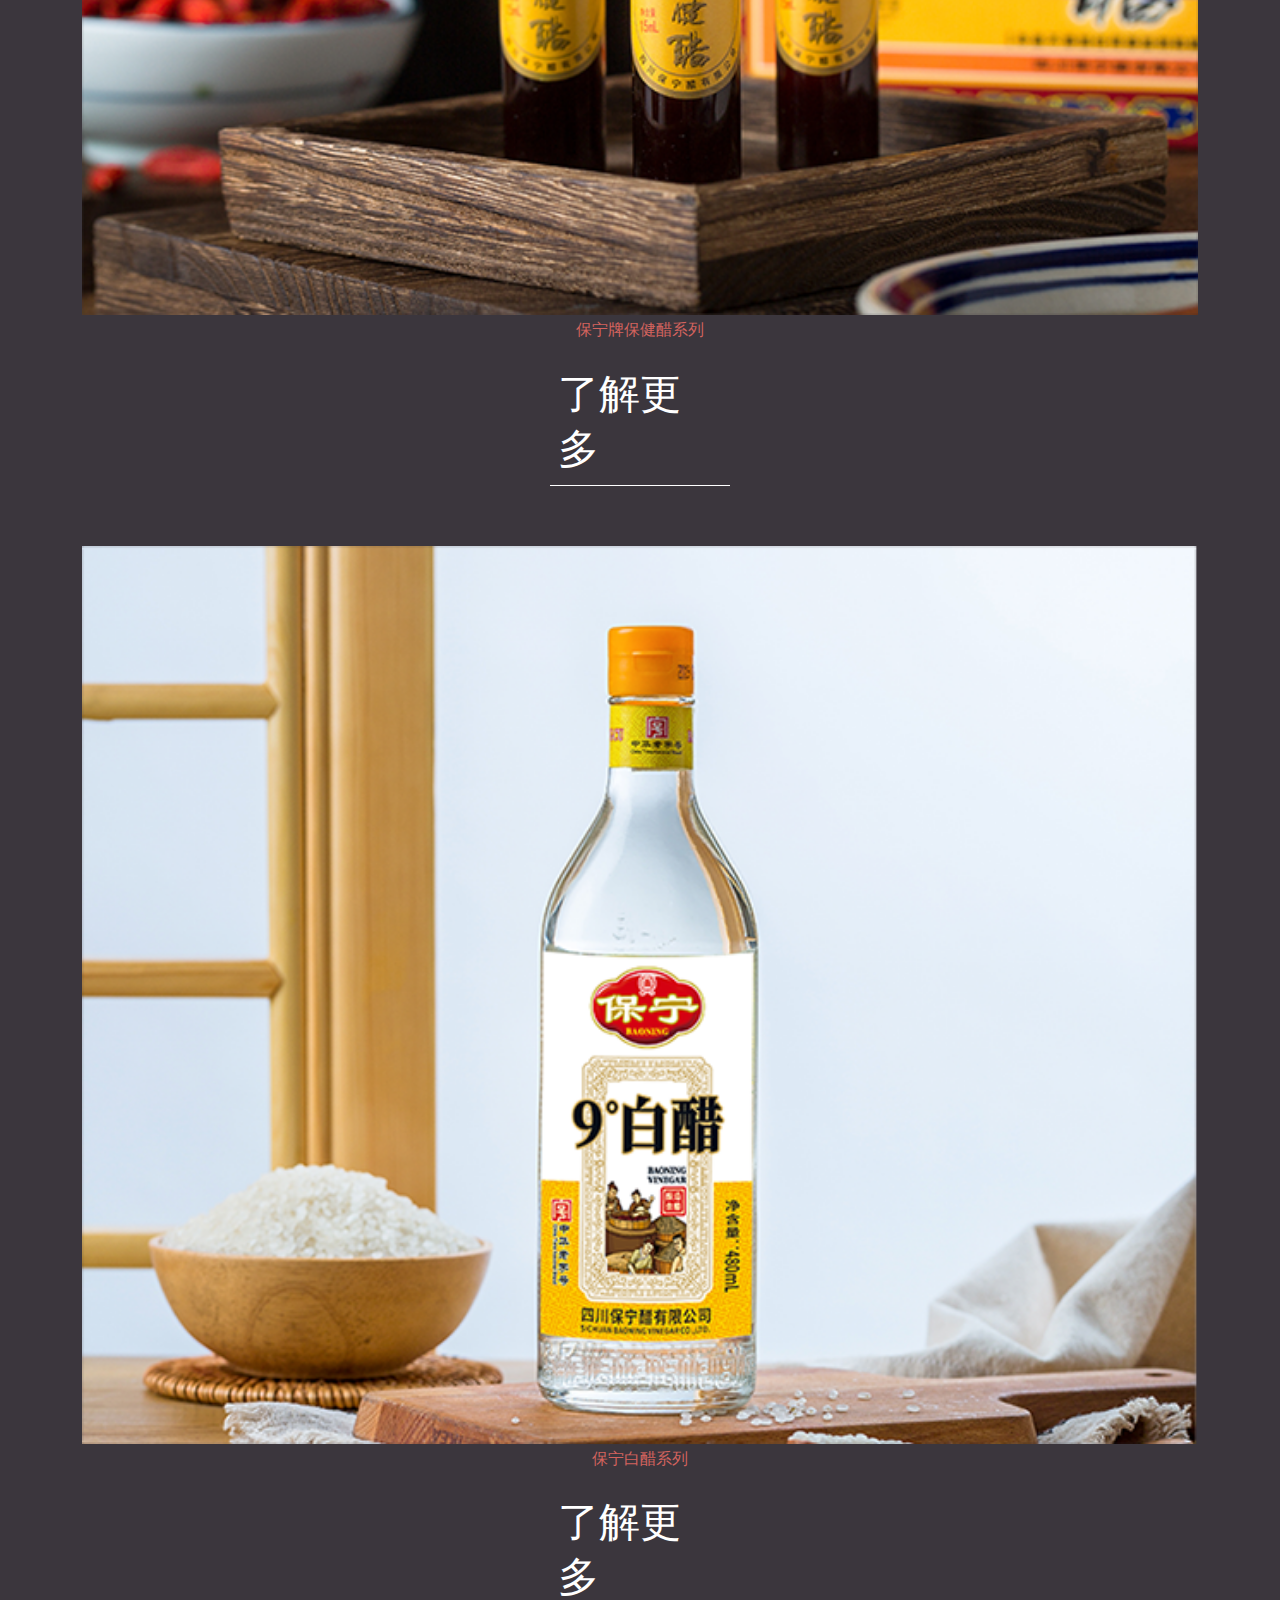
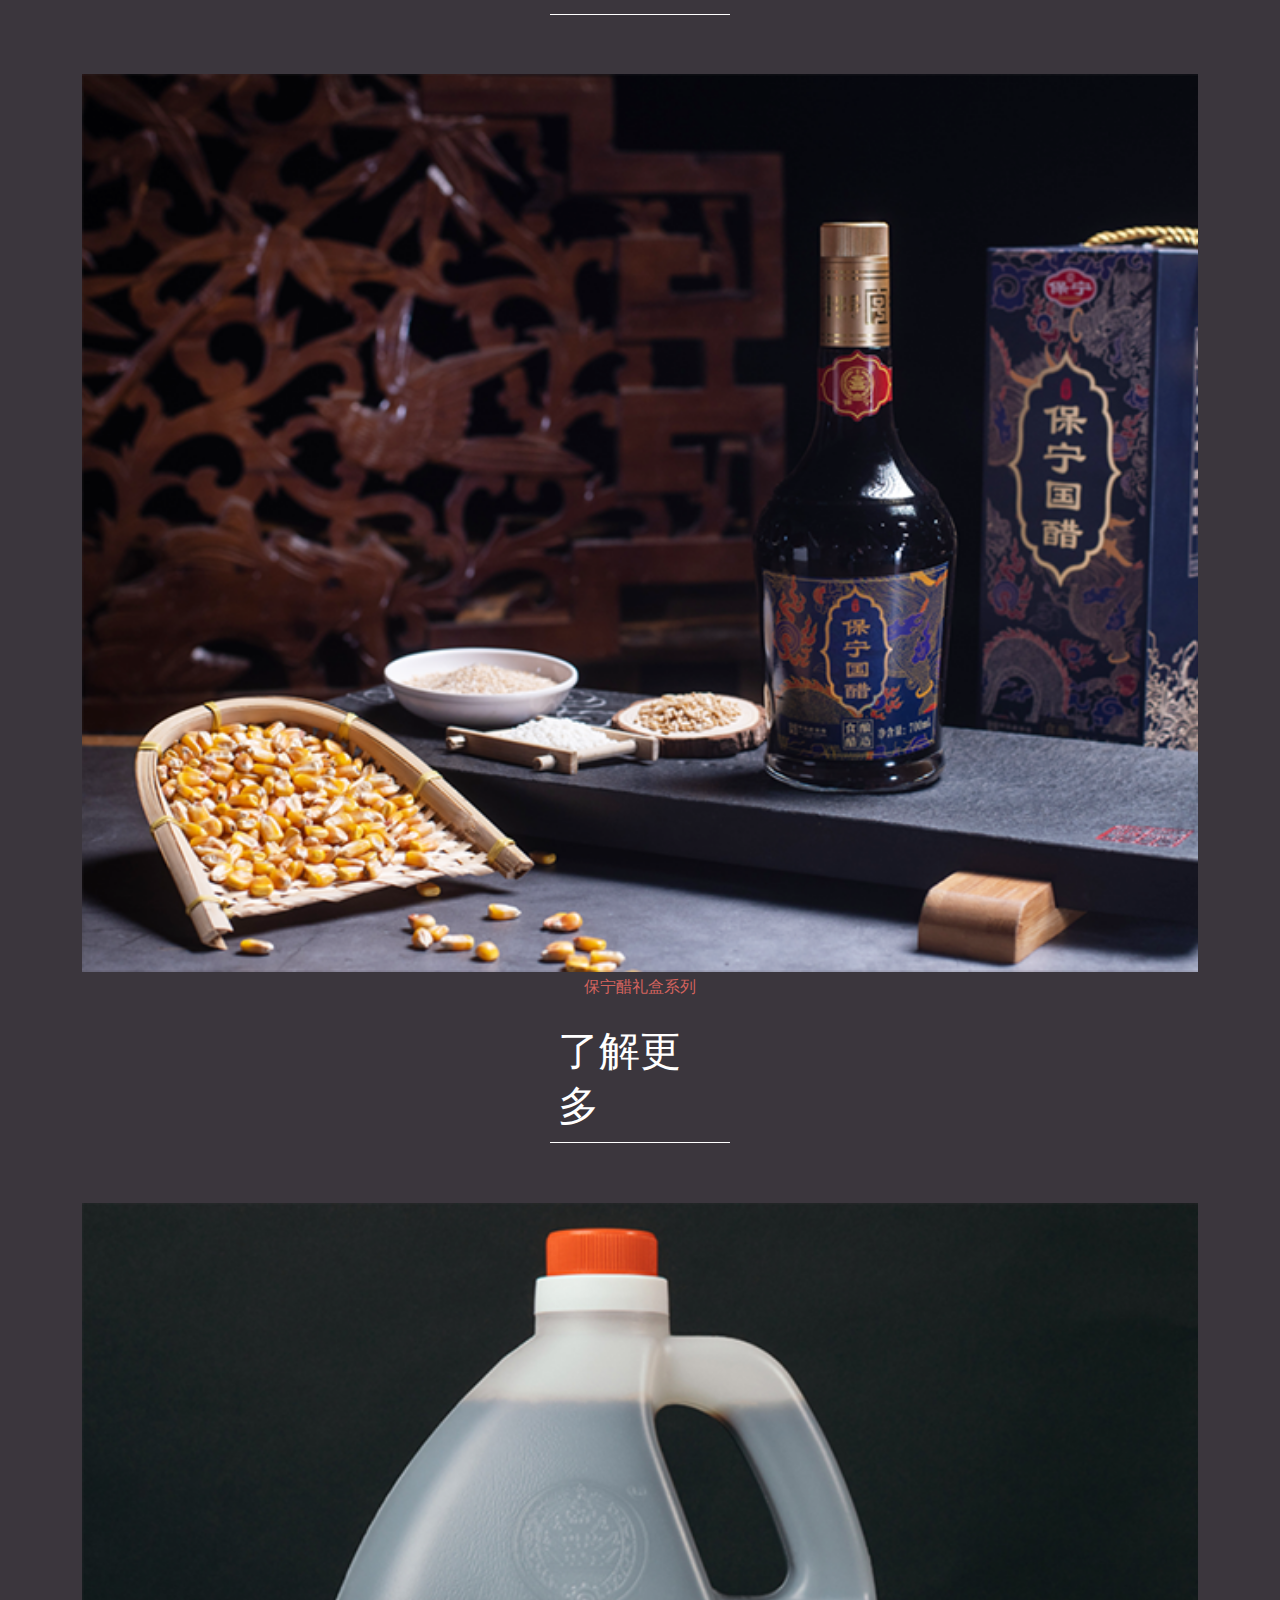
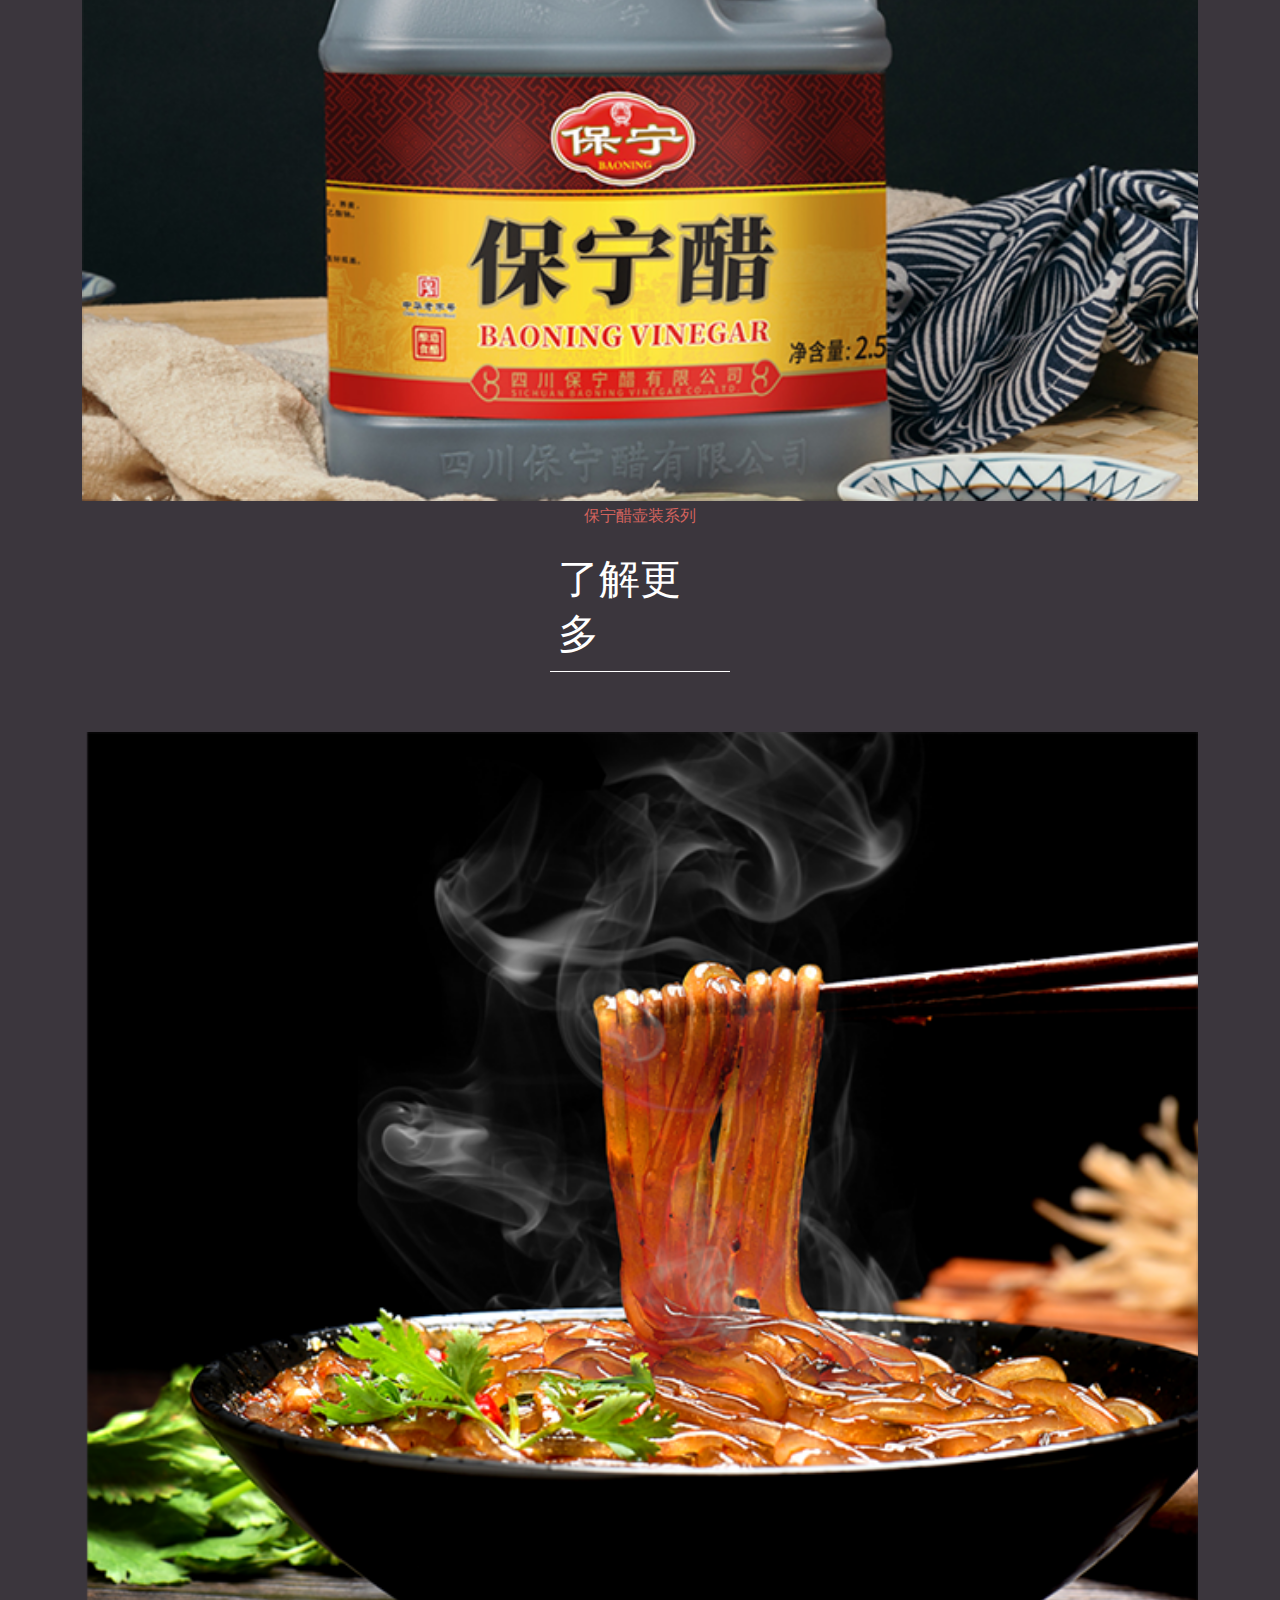
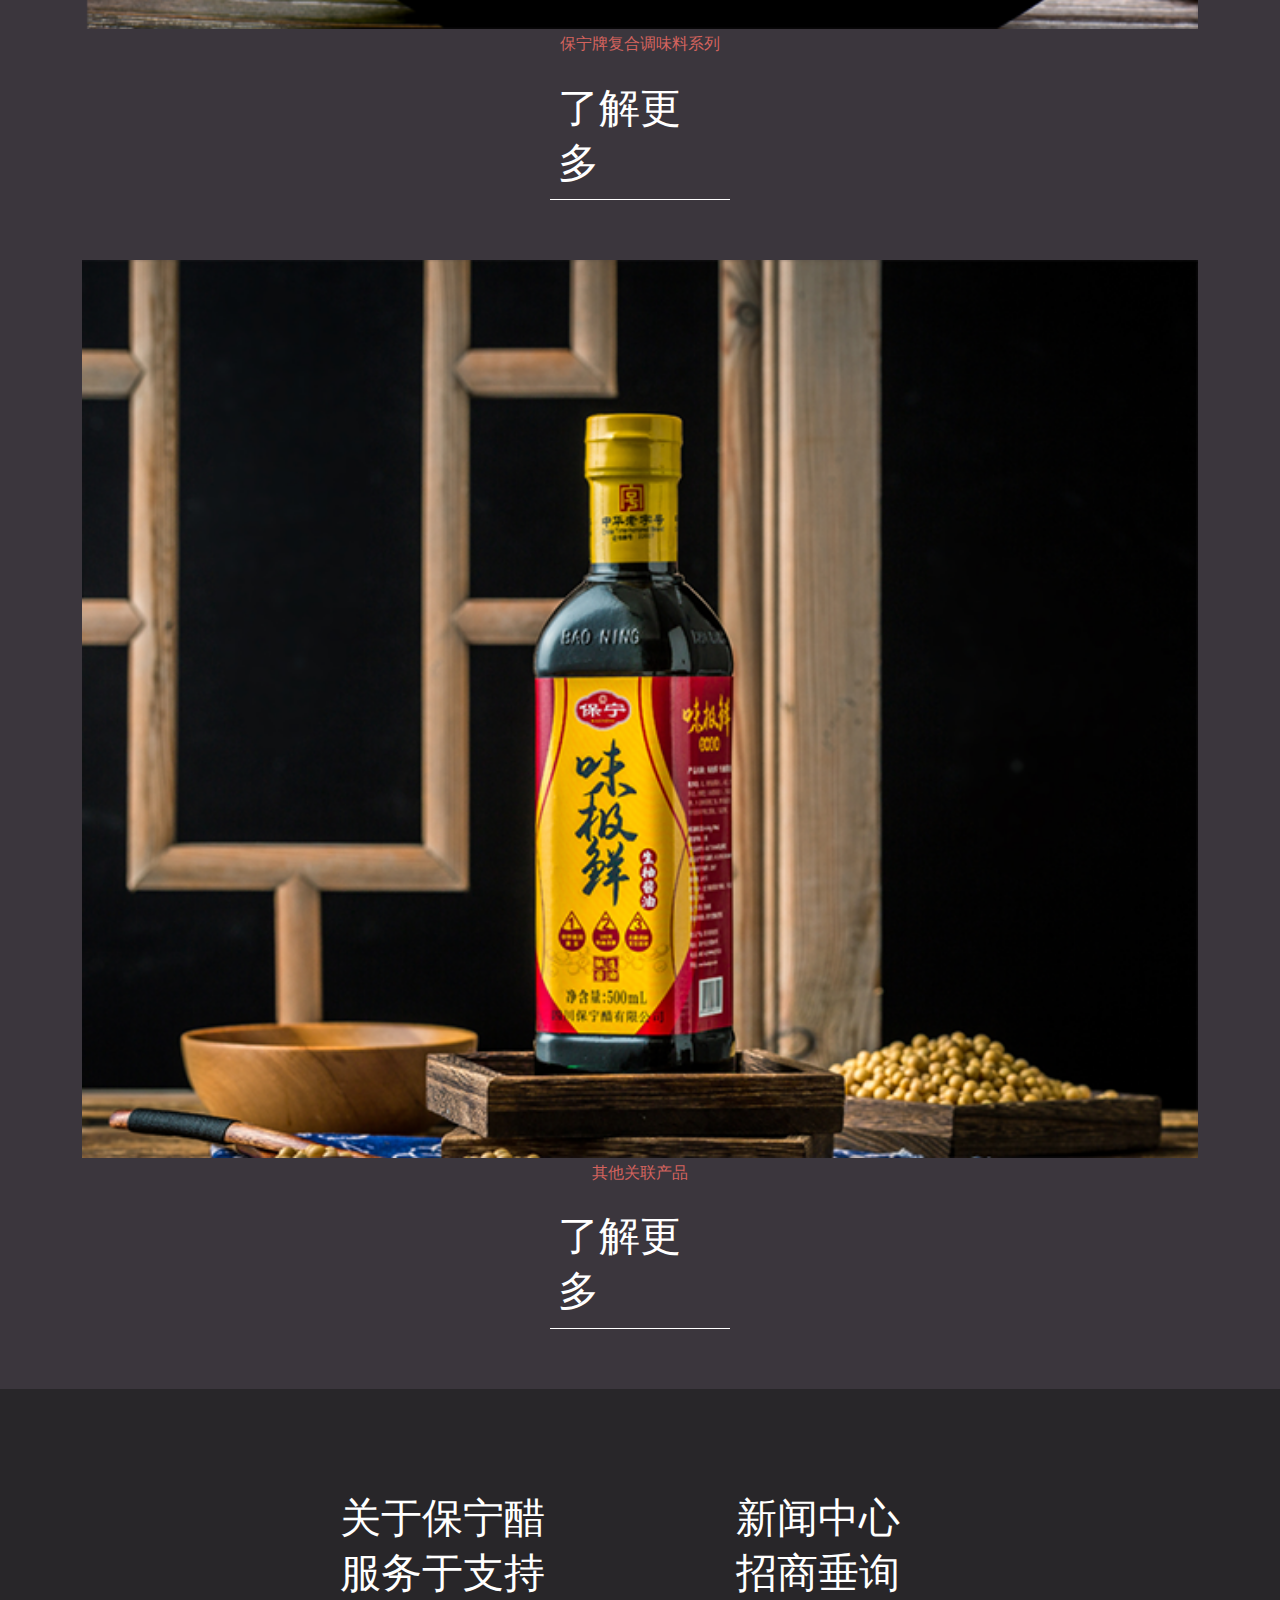
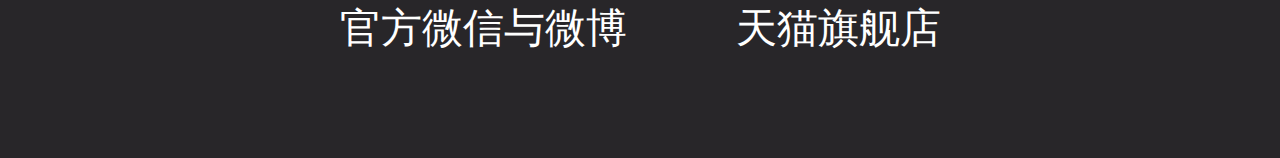
<file: pages/product.html>
<!DOCTYPE html>
<html lang="en">
    <head>
        <meta charset="utf-8" />
        <title>产品</title>
        <meta
            name="viewport"
            content="width=device-width, initial-scale=1, minimum-scale=1, maximum-scale=1"
        />
        <link rel="stylesheet" href="../css/product.css" />
        <link rel="stylesheet" href="../css/common.css">
    </head>

    <body>
        <header class="header">
            <div class="btn">
                <span></span>
                <span></span>
                <span></span>
            </div>
            <div class="logo">
                <img src="../images/index/logo.png" alt="" />
            </div>
        </header>
        <!-- 导航栏 -->
        <div class="nav">
            <div class="close">×</div>
            <ul>
                <li><a href="../pages/index.html">首页</li>
                <li><a href="../pages/product.html">保宁产品</a></li>
                <li><a href="../pages/inherit.html">非遗传承</a></li>
                <li><a href="#">国醋保宁</a></li>
                <li><a href="../pages/park.html">保宁醋文化博览园</a></li>
                <li><a href="../pages/contact.html">联系我们</a></li>
            </ul>
        </div>
      
        <div class="first-img">
            <img src="../images/prodct/product_02.png" alt="">
            <div class="tips">保宁醋手工系列</div>
            <div class="learn-more">
                <a href="#">了解更多</a>
            </div>
        </div>
       
        <div class="sec-img">
            <img src="../images/prodct/product_05.png" alt="">
            <div class="tips">保宁醋经典系列</div>
            <div class="learn-more">
                <a href="#">了解更多</a>
            </div>
        </div>
        <div class="sec-img">
            <img src="../images/prodct/product_09.png" alt="">
            <div class="tips">保宁醋陈酿系列</div>
            <div class="learn-more">
                <a href="#">了解更多</a>
            </div>
        </div>
        <div class="sec-img">
            <img src="../images/prodct/product_12.png" alt="">
            <div class="tips">保宁国醋系列</div>
            <div class="learn-more">
                <a href="#">了解更多</a>
            </div>
        </div>
        <div class="sec-img">
            <img src="../images/prodct/product_15.png" alt="">
            <div class="tips">保宁有机醋系列</div>
            <div class="learn-more">
                <a href="#">了解更多</a>
            </div>
        </div>
        <div class="sec-img">
            <img src="../images/prodct/product_17.png" alt="">
            <div class="tips">保宁牌保健醋系列</div>
            <div class="learn-more">
                <a href="#">了解更多</a>
            </div>
        </div>
        <div class="sec-img">
            <img src="../images/prodct/product_20.png" alt="">
            <div class="tips">保宁白醋系列</div>
            <div class="learn-more">
                <a href="#">了解更多</a>
            </div>
        </div>
        <div class="sec-img">
            <img src="../images/prodct/product_24.png" alt="">
            <div class="tips">保宁醋礼盒系列</div>
            <div class="learn-more">
                <a href="#">了解更多</a>
            </div>
        </div>
        <div class="sec-img">
            <img src="../images/prodct/product_26.png" alt="">
            <div class="tips">保宁醋壶装系列</div>
            <div class="learn-more">
                <a href="#">了解更多</a>
            </div>
        </div>
        <div class="sec-img">
            <img src="../images/prodct/product_28.png" alt="">
            <div class="tips">保宁牌复合调味料系列</div>
            <div class="learn-more">
                <a href="#">了解更多</a>
            </div>
        </div>
        <div class="sec-img">
            <img src="../images/prodct/product_30.png" alt="">
            <div class="tips">其他关联产品</div>
            <div class="learn-more">
                <a href="#">了解更多</a>
            </div>
        </div>
       

        <footer class="footer">
            <ul>
                <li>
                    <a href="#">关于保宁醋</a>
                </li>
                <li>
                    <a href="#">服务于支持</a>
                </li>
                <li>
                    <a href="#">官方微信与微博</a>
                </li>
            </ul>
            <ul>
                <li>
                    <a href="#">新闻中心</a>
                </li>
                <li>
                    <a href="#">招商垂询</a>
                </li>
                <li>
                    <a href="#">天猫旗舰店</a>
                </li>
            </ul>
        </footer>

        <script src="../plugins/jquery-3.5.1/jquery-3.5.1.js"></script>
        <script src="../js/index.js"></script>
    </body>
</html>
</file>
<file: css/index.css>
.about {
  padding: 0 13.3333vw;
  padding-left: 14vw;
}
.about .right-line .circle-big {
  margin: 0 5px 0 10px;
}
.about .about-text p {
  color: #fff;
  font-size: 3.2vw;
}
.about .about-pic {
  margin-top: 5.3333vw;
}
.about .about-pic img {
  width: 72vw;
  height: 40vw;
}
.product {
  padding: 0 5.3333vw;
  margin-top: 8vw;
}
.product .right-line .circle-big {
  margin: 0 5px 0 10px;
}
.product .about-title {
  padding-left: 8.6667vw;
}
.product .product-pic-box {
  display: flex;
  flex-wrap: wrap;
  justify-content: space-between;
}
.product .product-pic-box .pic-box {
  display: flex;
  justify-content: center;
  flex-direction: column;
  align-items: center;
}
.product .product-pic-box .pic-box img {
  width: 38.2667vw;
  height: 23.3333vw;
}
.product .product-pic-box .pic-box span {
  color: #fff;
  line-height: 8.8vw;
  font-size: 3.2vw;
}
.story {
  padding: 0 6.6667vw;
  margin-top: 8vw;
}
.story .about-title {
  margin-left: 33px;
}
.story .story-pic img {
  width: 87.0667vw;
  height: 26vw;
}
.story .story-pic img:not(:last-child) {
  margin-bottom: 4.4vw;
}
.culture {
  padding: 6.6667vw;
  padding-bottom: 3.2vw;
}
.culture .right-line .circle-big {
  margin: 0 5px 0 10px;
}
.culture .culture-text {
  padding: 0 8vw;
  font-size: 3.2vw;
  color: #fff;
}
.culture .culture-pic img {
  width: 87.0667vw;
  height: 39.3333vw;
  margin-top: 4vw;
}
.swiper-container {
  width: 100vw;
  height: 51.7333vw;
}
.swiper-container img {
  width: 100%;
  height: 100%;
}
.swiper-container .swiper-pagination-bullet-active {
  background-color: #fff;
}
</file>
<file: css/common.css>
* {
  margin: 0;
  padding: 0;
}
body {
  background-color: #3b363d;
}
a {
  text-decoration: none;
  color: #fff;
}
ul li {
  list-style: none;
}
.nav {
  display: none;
  position: absolute;
  top: 0;
  left: 0;
  z-index: 10;
  width: 100vw;
  height: 105.3333vw;
  background-color: #3b363d;
  color: #fff;
}
.nav .close {
  margin-left: 8vw;
  margin-top: 3vw;
  font-size: 30px;
}
.nav ul {
  padding: 0 10.6667vw;
}
.nav ul li {
  border-bottom: 1px solid #fff;
  padding: 10px 0;
  text-align: center;
  list-style: none;
}
.nav ul li a {
  color: #fff;
  text-decoration: none;
}
.header {
  display: flex;
  align-items: center;
  height: 9.3333vw;
  width: 100%;
}
.header .btn {
  width: 6.6667vw;
  display: flex;
  flex-direction: column;
  margin-left: 12vw;
  margin-top: 1.3333vw;
}
.header .btn span {
  height: 2px;
  width: 6.6667vw;
  background-color: #fff;
  margin-bottom: 1.3333vw;
  border-radius: 2px;
}
.header .logo {
  margin-left: 2.6vw;
  margin-top: 1.3333vw;
}
.header .logo img {
  width: 10.6667vw;
}
.footer {
  display: flex;
  justify-content: space-around;
  padding: 8vw 22.2667vw;
  background-color: #282629;
}
.footer ul li {
  list-style: none;
}
.footer ul li a {
  text-decoration: none;
  color: #fff;
  font-size: 3.2vw;
}
.about-title {
  display: flex;
  height: 10.6667vw;
  font-size: 16px;
  line-height: 10.6667vw;
  text-align: center;
  color: #d3635e;
}
.left-line {
  margin-left: 8.6667vw;
}
.left-line,
.right-line {
  display: flex;
  align-items: center;
  width: 18.6667vw;
}
.left-line .line,
.right-line .line {
  width: 14.6667vw;
  background-color: #d3635e;
  height: 1px;
}
.left-line .circle,
.right-line .circle {
  width: 1.8vw;
  height: 1.8vw;
  border-radius: 50%;
  background-color: #d3635e;
}
.left-line .circle-big,
.right-line .circle-big {
  margin: 0 10px 0 5px;
  width: 2.1vw;
  height: 2.1vw;
  border-radius: 50%;
  background-color: #d3635e;
}
.learn-more {
  display: flex;
  justify-content: center;
  font-size: 3.2vw;
  margin-top: 1.3333vw;
}
.learn-more a {
  display: block;
  padding: 0.6667vw;
  color: #fff;
  text-decoration: none;
  border-bottom: 1px solid #fff;
  width: 4em;
}
</file>
<file: fonts/demo.css>
/* Logo 字体 */
@font-face {
  font-family: "iconfont logo";
  src: url('https://at.alicdn.com/t/font_985780_km7mi63cihi.eot?t=1545807318834');
  src: url('https://at.alicdn.com/t/font_985780_km7mi63cihi.eot?t=1545807318834#iefix') format('embedded-opentype'),
    url('https://at.alicdn.com/t/font_985780_km7mi63cihi.woff?t=1545807318834') format('woff'),
    url('https://at.alicdn.com/t/font_985780_km7mi63cihi.ttf?t=1545807318834') format('truetype'),
    url('https://at.alicdn.com/t/font_985780_km7mi63cihi.svg?t=1545807318834#iconfont') format('svg');
}

.logo {
  font-family: "iconfont logo";
  font-size: 160px;
  font-style: normal;
  -webkit-font-smoothing: antialiased;
  -moz-osx-font-smoothing: grayscale;
}

/* tabs */
.nav-tabs {
  position: relative;
}

.nav-tabs .nav-more {
  position: absolute;
  right: 0;
  bottom: 0;
  height: 42px;
  line-height: 42px;
  color: #666;
}

#tabs {
  border-bottom: 1px solid #eee;
}

#tabs li {
  cursor: pointer;
  width: 100px;
  height: 40px;
  line-height: 40px;
  text-align: center;
  font-size: 16px;
  border-bottom: 2px solid transparent;
  position: relative;
  z-index: 1;
  margin-bottom: -1px;
  color: #666;
}


#tabs .active {
  border-bottom-color: #f00;
  color: #222;
}

.tab-container .content {
  display: none;
}

/* 页面布局 */
.main {
  padding: 30px 100px;
  width: 960px;
  margin: 0 auto;
}

.main .logo {
  color: #333;
  text-align: left;
  margin-bottom: 30px;
  line-height: 1;
  height: 110px;
  margin-top: -50px;
  overflow: hidden;
  *zoom: 1;
}

.main .logo a {
  font-size: 160px;
  color: #333;
}

.helps {
  margin-top: 40px;
}

.helps pre {
  padding: 20px;
  margin: 10px 0;
  border: solid 1px #e7e1cd;
  background-color: #fffdef;
  overflow: auto;
}

.icon_lists {
  width: 100% !important;
  overflow: hidden;
  *zoom: 1;
}

.icon_lists li {
  width: 100px;
  margin-bottom: 10px;
  margin-right: 20px;
  text-align: center;
  list-style: none !important;
  cursor: default;
}

.icon_lists li .code-name {
  line-height: 1.2;
}

.icon_lists .icon {
  display: block;
  height: 100px;
  line-height: 100px;
  font-size: 42px;
  margin: 10px auto;
  color: #333;
  -webkit-transition: font-size 0.25s linear, width 0.25s linear;
  -moz-transition: font-size 0.25s linear, width 0.25s linear;
  transition: font-size 0.25s linear, width 0.25s linear;
}

.icon_lists .icon:hover {
  font-size: 100px;
}

.icon_lists .svg-icon {
  /* 通过设置 font-size 来改变图标大小 */
  width: 1em;
  /* 图标和文字相邻时，垂直对齐 */
  vertical-align: -0.15em;
  /* 通过设置 color 来改变 SVG 的颜色/fill */
  fill: currentColor;
  /* path 和 stroke 溢出 viewBox 部分在 IE 下会显示
      normalize.css 中也包含这行 */
  overflow: hidden;
}

.icon_lists li .name,
.icon_lists li .code-name {
  color: #666;
}

/* markdown 样式 */
.markdown {
  color: #666;
  font-size: 14px;
  line-height: 1.8;
}

.highlight {
  line-height: 1.5;
}

.markdown img {
  vertical-align: middle;
  max-width: 100%;
}

.markdown h1 {
  color: #404040;
  font-weight: 500;
  line-height: 40px;
  margin-bottom: 24px;
}

.markdown h2,
.markdown h3,
.markdown h4,
.markdown h5,
.markdown h6 {
  color: #404040;
  margin: 1.6em 0 0.6em 0;
  font-weight: 500;
  clear: both;
}

.markdown h1 {
  font-size: 28px;
}

.markdown h2 {
  font-size: 22px;
}

.markdown h3 {
  font-size: 16px;
}

.markdown h4 {
  font-size: 14px;
}

.markdown h5 {
  font-size: 12px;
}

.markdown h6 {
  font-size: 12px;
}

.markdown hr {
  height: 1px;
  border: 0;
  background: #e9e9e9;
  margin: 16px 0;
  clear: both;
}

.markdown p {
  margin: 1em 0;
}

.markdown>p,
.markdown>blockquote,
.markdown>.highlight,
.markdown>ol,
.markdown>ul {
  width: 80%;
}

.markdown ul>li {
  list-style: circle;
}

.markdown>ul li,
.markdown blockquote ul>li {
  margin-left: 20px;
  padding-left: 4px;
}

.markdown>ul li p,
.markdown>ol li p {
  margin: 0.6em 0;
}

.markdown ol>li {
  list-style: decimal;
}

.markdown>ol li,
.markdown blockquote ol>li {
  margin-left: 20px;
  padding-left: 4px;
}

.markdown code {
  margin: 0 3px;
  padding: 0 5px;
  background: #eee;
  border-radius: 3px;
}

.markdown strong,
.markdown b {
  font-weight: 600;
}

.markdown>table {
  border-collapse: collapse;
  border-spacing: 0px;
  empty-cells: show;
  border: 1px solid #e9e9e9;
  width: 95%;
  margin-bottom: 24px;
}

.markdown>table th {
  white-space: nowrap;
  color: #333;
  font-weight: 600;
}

.markdown>table th,
.markdown>table td {
  border: 1px solid #e9e9e9;
  padding: 8px 16px;
  text-align: left;
}

.markdown>table th {
  background: #F7F7F7;
}

.markdown blockquote {
  font-size: 90%;
  color: #999;
  border-left: 4px solid #e9e9e9;
  padding-left: 0.8em;
  margin: 1em 0;
}

.markdown blockquote p {
  margin: 0;
}

.markdown .anchor {
  opacity: 0;
  transition: opacity 0.3s ease;
  margin-left: 8px;
}

.markdown .waiting {
  color: #ccc;
}

.markdown h1:hover .anchor,
.markdown h2:hover .anchor,
.markdown h3:hover .anchor,
.markdown h4:hover .anchor,
.markdown h5:hover .anchor,
.markdown h6:hover .anchor {
  opacity: 1;
  display: inline-block;
}

.markdown>br,
.markdown>p>br {
  clear: both;
}


.hljs {
  display: block;
  background: white;
  padding: 0.5em;
  color: #333333;
  overflow-x: auto;
}

.hljs-comment,
.hljs-meta {
  color: #969896;
}

.hljs-string,
.hljs-variable,
.hljs-template-variable,
.hljs-strong,
.hljs-emphasis,
.hljs-quote {
  color: #df5000;
}

.hljs-keyword,
.hljs-selector-tag,
.hljs-type {
  color: #a71d5d;
}

.hljs-literal,
.hljs-symbol,
.hljs-bullet,
.hljs-attribute {
  color: #0086b3;
}

.hljs-section,
.hljs-name {
  color: #63a35c;
}

.hljs-tag {
  color: #333333;
}

.hljs-title,
.hljs-attr,
.hljs-selector-id,
.hljs-selector-class,
.hljs-selector-attr,
.hljs-selector-pseudo {
  color: #795da3;
}

.hljs-addition {
  color: #55a532;
  background-color: #eaffea;
}

.hljs-deletion {
  color: #bd2c00;
  background-color: #ffecec;
}

.hljs-link {
  text-decoration: underline;
}

/* 代码高亮 */
/* PrismJS 1.15.0
https://prismjs.com/download.html#themes=prism&languages=markup+css+clike+javascript */
/**
 * prism.js default theme for JavaScript, CSS and HTML
 * Based on dabblet (http://dabblet.com)
 * @author Lea Verou
 */
code[class*="language-"],
pre[class*="language-"] {
  color: black;
  background: none;
  text-shadow: 0 1px white;
  font-family: Consolas, Monaco, 'Andale Mono', 'Ubuntu Mono', monospace;
  text-align: left;
  white-space: pre;
  word-spacing: normal;
  word-break: normal;
  word-wrap: normal;
  line-height: 1.5;

  -moz-tab-size: 4;
  -o-tab-size: 4;
  tab-size: 4;

  -webkit-hyphens: none;
  -moz-hyphens: none;
  -ms-hyphens: none;
  hyphens: none;
}

pre[class*="language-"]::-moz-selection,
pre[class*="language-"] ::-moz-selection,
code[class*="language-"]::-moz-selection,
code[class*="language-"] ::-moz-selection {
  text-shadow: none;
  background: #b3d4fc;
}

pre[class*="language-"]::selection,
pre[class*="language-"] ::selection,
code[class*="language-"]::selection,
code[class*="language-"] ::selection {
  text-shadow: none;
  background: #b3d4fc;
}

@media print {

  code[class*="language-"],
  pre[class*="language-"] {
    text-shadow: none;
  }
}

/* Code blocks */
pre[class*="language-"] {
  padding: 1em;
  margin: .5em 0;
  overflow: auto;
}

:not(pre)>code[class*="language-"],
pre[class*="language-"] {
  background: #f5f2f0;
}

/* Inline code */
:not(pre)>code[class*="language-"] {
  padding: .1em;
  border-radius: .3em;
  white-space: normal;
}

.token.comment,
.token.prolog,
.token.doctype,
.token.cdata {
  color: slategray;
}

.token.punctuation {
  color: #999;
}

.namespace {
  opacity: .7;
}

.token.property,
.token.tag,
.token.boolean,
.token.number,
.token.constant,
.token.symbol,
.token.deleted {
  color: #905;
}

.token.selector,
.token.attr-name,
.token.string,
.token.char,
.token.builtin,
.token.inserted {
  color: #690;
}

.token.operator,
.token.entity,
.token.url,
.language-css .token.string,
.style .token.string {
  color: #9a6e3a;
  background: hsla(0, 0%, 100%, .5);
}

.token.atrule,
.token.attr-value,
.token.keyword {
  color: #07a;
}

.token.function,
.token.class-name {
  color: #DD4A68;
}

.token.regex,
.token.important,
.token.variable {
  color: #e90;
}

.token.important,
.token.bold {
  font-weight: bold;
}

.token.italic {
  font-style: italic;
}

.token.entity {
  cursor: help;
}
</file>
<file: fonts/iconfont.css>
@font-face {font-family: "iconfont";
  src: url('iconfont.eot?t=1603470173517'); /* IE9 */
  src: url('iconfont.eot?t=1603470173517#iefix') format('embedded-opentype'), /* IE6-IE8 */
  url('[data-uri]') format('woff2'),
  url('iconfont.woff?t=1603470173517') format('woff'),
  url('iconfont.ttf?t=1603470173517') format('truetype'), /* chrome, firefox, opera, Safari, Android, iOS 4.2+ */
  url('iconfont.svg?t=1603470173517#iconfont') format('svg'); /* iOS 4.1- */
}

.iconfont {
  font-family: "iconfont" !important;
  font-size: 16px;
  font-style: normal;
  -webkit-font-smoothing: antialiased;
  -moz-osx-font-smoothing: grayscale;
}

.icon-tianmao:before {
  content: "\e65a";
}

.icon-weixin1:before {
  content: "\e611";
}

.icon-weibo1:before {
  content: "\e600";
}

.icon-fenlei:before {
  content: "\e638";
}

.icon-sousuo:before {
  content: "\e620";
}

.icon-huiyuan:before {
  content: "\e602";
}

.icon-zhuye:before {
  content: "\e63f";
}

.icon-gouwuchezhengpin:before {
  content: "\e610";
}

.icon-weibo:before {
  content: "\e6c4";
}

.icon-iconfonticons:before {
  content: "\e639";
}

.icon-weixin:before {
  content: "\e618";
}

.icon-QQ:before {
  content: "\e62f";
}

.icon-instagram:before {
  content: "\e6fc";
}

.icon-facebook:before {
  content: "\e66a";
}
</file>
<file: css/contact.css>
.icon {
  width: 12px;
  height: 12px;
  border-right: #ffffff solid 2px;
  border-bottom: #ffffff solid 2px;
  transform: translateY(-50%) rotate(45deg);
}
.title {
  text-align: center;
  font-size: 5.3333vw;
  color: #fff;
  margin-top: 10vw;
}
.select {
  border: 1px solid #fff;
  height: 11.3333vw;
  width: 83.7333vw;
  margin: 8vw auto;
  margin-bottom: 14vw;
  display: flex;
  justify-content: space-between;
  align-items: center;
  padding: 0 5.0667vw;
  color: #fff;
}
.phone,
.address {
  color: #fff;
  font-size: 4.5333vw;
  margin-bottom: 10vw;
  margin-left: 20vw;
}
.phone li,
.address li {
  margin-top: 4.5333vw;
}
.apps {
  display: flex;
  justify-content: space-between;
  padding: 0 20.8vw;
}
.apps div {
  width: 11.7333vw;
  height: 11.7333vw;
  background-color: #c7c7c7;
  border-radius: 999px;
  display: flex;
  justify-content: center;
  align-items: center;
}
.apps div span {
  font-size: 9vw;
  color: #3b363d;
}
</file>
<file: css/inherit.css>
.first-img img {
  width: 100vw;
  height: 57.3333vw;
}
.sec-img {
  display: flex;
  justify-content: center;
  align-items: center;
  margin-top: 0.6667vw;
}
.sec-img img {
  width: 97.7333vw;
  height: 64.2667vw;
}
</file>
<file: css/park.css>
.banner {
  width: 100vw;
  height: 37.3333vw;
  padding: 2vw 0;
}
.banner img {
  width: 100vw;
}
.banner p {
  color: #fff;
  padding: 0 10.6667vw;
  font-size: 3.2vw;
  margin-top: 2.6667vw;
}
.right-line .circle-big {
  margin: 0 5px 0 10px !important;
}
.sec-pic-box {
  margin-top: 13.3333vw;
  padding: 0 4vw;
  display: flex;
  flex-direction: column;
  align-items: center;
}
.sec-pic-box .about-title {
  padding: 4vw 0;
  margin-left: -10.6667vw;
}
.sec-pic-box .about-title .mid {
  display: flex;
  flex-direction: column;
}
.sec-pic-box .about-title .mid div {
  height: 5.3333vw;
  margin-top: -1.3333vw;
  margin-bottom: 5px;
}
.sec-pic-box .pic {
  display: flex;
  justify-content: space-between;
}
.sec-pic-box .pic img {
  width: 29.7333vw;
  height: 20.4vw;
}
.sec-pic-box .pic img:not(:first-child) {
  padding-left: 2vw;
}
.sec-pic-box p {
  color: #fff;
  font-size: 3.2vw;
  padding: 6.6667vw;
}
.festival {
  padding: 0 4vw;
  display: flex;
  flex-direction: column;
  align-items: center;
}
.festival .about-title {
  margin-left: -10.6667vw;
}
.festival .pic-box {
  display: flex;
  flex-wrap: wrap;
  justify-content: space-between;
}
.festival .pic-box img {
  width: 45.3333vw;
  height: 33.6vw;
  margin-bottom: 2.6667vw;
}
.festival p {
  color: #fff;
  font-size: 3.2vw;
  padding: 0 6.6667vw;
}
.ar {
  display: flex;
  justify-content: center;
  flex-direction: column;
  align-items: center;
  margin-bottom: 5.3333vw;
}
.ar img {
  width: 93.3333vw;
  height: 32vw;
  margin-top: 5.6vw;
}
.hotel {
  display: flex;
  flex-direction: column;
  align-items: center;
}
.hotel .about-title {
  margin-left: -10.6667vw;
}
.hotel .pic img {
  width: 92.5333vw;
  height: 45.0667vw;
}
.hotel p {
  font-size: 3.2vw;
  color: #fff;
  padding: 3vw 10vw;
}
.foot {
  display: flex;
  flex-direction: column;
  align-items: center;
}
.foot .about-title {
  margin-left: -10.6667vw;
}
.foot ul {
  margin-top: 4vw;
  color: #fff;
  font-size: 3.2vw;
  display: flex;
  flex-wrap: wrap;
  margin-left: 10.4vw;
  margin-bottom: 2.6667vw;
}
.foot ul li {
  margin-bottom: 4vw;
}
.foot ul li:nth-child(2) {
  padding-right: 4vw;
}
</file>
<file: css/product.css>
.first-img img {
  height: 74.1333vw;
  width: 100vw;
}
.tips {
  text-align: center;
  color: #d3635e;
  margin-top: 5px;
}
.sec-img {
  display: flex;
  justify-content: center;
  align-items: center;
  flex-direction: column;
}
.sec-img img {
  width: 87.2vw;
  height: 70.1333vw;
}
.learn-more {
  margin-bottom: 4.6667vw;
}
</file>
